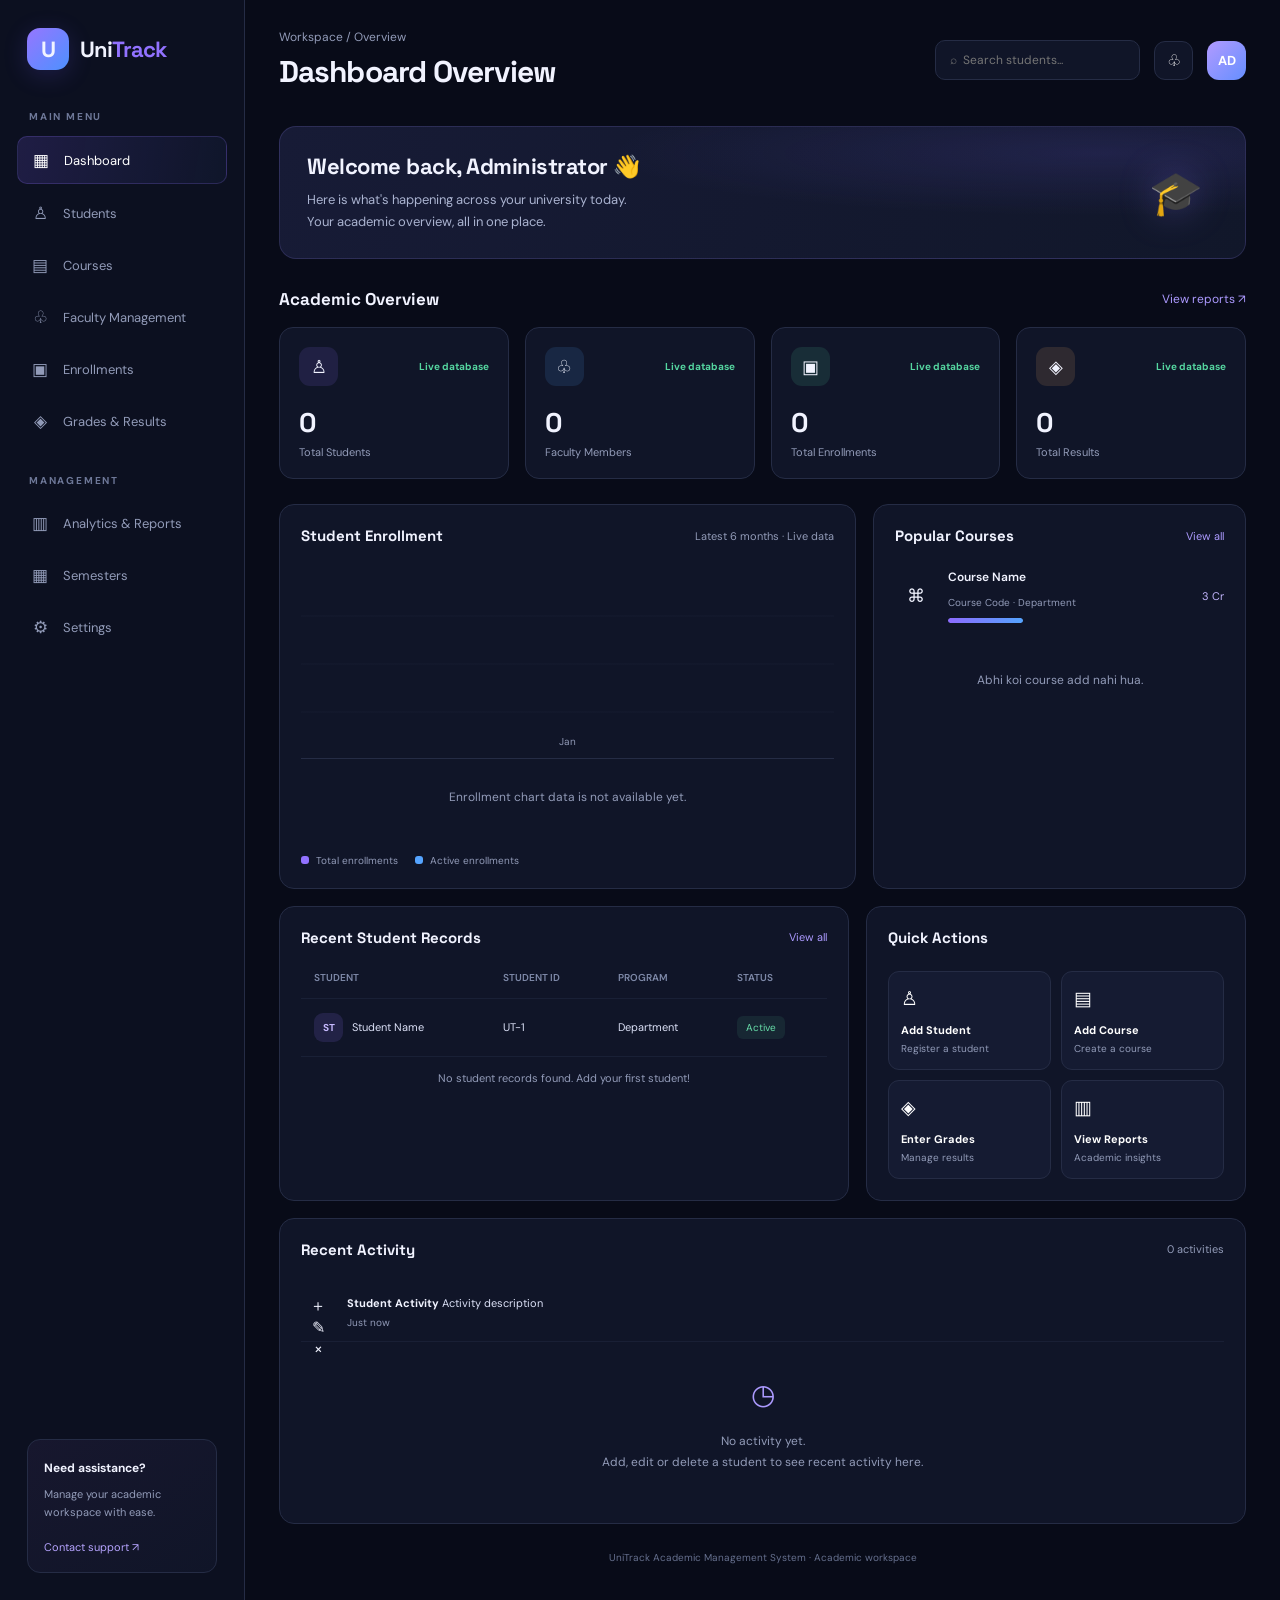
<file: index.html>
<!DOCTYPE html>
<html lang="en" xmlns:th="http://www.thymeleaf.org">
<head>
    <meta charset="UTF-8">
    <meta name="viewport" content="width=device-width, initial-scale=1.0">
    <title>UniTrack | Academic Management</title>
    <link href="https://fonts.googleapis.com/css2?family=DM+Sans:wght@400;500;600;700&family=Space+Grotesk:wght@400;500;600;700&display=swap" rel="stylesheet">

    <style>
        :root {
            --bg:#080b18; --panel:#101528; --panel-light:#151b32;
            --border:#252c45; --text:#f1f3ff; --muted:#929bb8;
            --purple:#9272ff; --blue:#55a4ff; --green:#55d6a0;
        }
        *{margin:0;padding:0;box-sizing:border-box}
        body{background:var(--bg);color:var(--text);font-family:'DM Sans',sans-serif;min-height:100vh}
        button,input,select{font:inherit}
        .app{display:flex;min-height:100vh}
        .sidebar{width:245px;background:#0c1020;border-right:1px solid var(--border);padding:28px 17px;display:flex;flex-direction:column;flex-shrink:0}
        .brand{display:flex;align-items:center;gap:11px;padding:0 10px;margin-bottom:40px}
        .brand-icon{width:42px;height:42px;display:grid;place-items:center;border-radius:13px;background:linear-gradient(135deg,#9676ff,#4d91ff);font-size:22px;font-weight:700;box-shadow:0 5px 25px #715aff30}
        .brand-name{font-family:'Space Grotesk',sans-serif;font-size:22px;font-weight:700;letter-spacing:-1px}
        .brand-name span{color:var(--purple)}
        .menu-label{color:#6e7898;font-size:10px;letter-spacing:1.8px;font-weight:700;padding:0 12px;margin:0 0 13px}
        .nav{display:flex;flex-direction:column;gap:6px}
        .nav a{text-decoration:none;color:var(--muted);padding:12px 13px;border-radius:10px;display:flex;align-items:center;gap:13px;font-size:13px;transition:.2s}
        .nav a:hover,.nav a.active{color:white;background:linear-gradient(100deg,#8062ff2a,#558cff0c)}
        .nav a.active{border:1px solid #9272ff35}
        .nav-icon{width:20px;text-align:center;font-size:17px}
        .sidebar-bottom{margin-top:auto;padding:18px 10px 0}
        .help-card{border:1px solid var(--border);border-radius:13px;padding:16px;background:linear-gradient(145deg,#17172e,#101528)}
        .help-card strong{font-size:12px}
        .help-card p{font-size:11px;line-height:1.7;color:var(--muted);margin:8px 0 13px}
        .help-card a{font-size:11px;color:#b6a4ff;text-decoration:none}
        .main{flex:1;min-width:0;padding:29px 34px}
        .topbar{display:flex;align-items:center;justify-content:space-between;gap:18px;margin-bottom:35px}
        .breadcrumb{color:var(--muted);font-size:12px;margin-bottom:7px}
        h1,h2,h3{font-family:'Space Grotesk',sans-serif}
        h1{font-size:clamp(23px,3vw,30px);letter-spacing:-.9px}
        .top-actions{display:flex;align-items:center;gap:14px}
        .search{background:var(--panel);border:1px solid var(--border);border-radius:10px;padding:11px 14px;color:var(--text);width:205px;outline:none;font-size:12px}
        .search:focus{border-color:var(--purple)}
        .icon-button{background:var(--panel);color:white;border:1px solid var(--border);width:39px;height:39px;border-radius:11px;cursor:pointer}
        .avatar{width:39px;height:39px;display:grid;place-items:center;border-radius:12px;background:linear-gradient(135deg,#b29aff,#658fff);color:white;font-weight:700;font-size:13px}
        .welcome{display:flex;align-items:center;justify-content:space-between;gap:20px;padding:25px 27px;border:1px solid #5e57a050;border-radius:17px;margin-bottom:26px;background:radial-gradient(ellipse at 85% 20%,#6556d42c,transparent 42%),linear-gradient(110deg,#171b36,#11172a)}
        .welcome p{color:#aab3d0;font-size:13px;margin-top:9px;line-height:1.7}
        .welcome h2{font-size:22px;letter-spacing:-.5px}
        .welcome-art{font-size:43px;padding:0 15px;filter:drop-shadow(0 0 18px #8d78ff50)}
        .section-heading{display:flex;justify-content:space-between;align-items:center;gap:15px;margin:29px 0 17px}
        .section-heading h2{font-size:17px}
        .section-heading a{color:#ac9aff;font-size:12px;text-decoration:none}
        .stats{display:grid;grid-template-columns:repeat(4,minmax(0,1fr));gap:16px}
        .stat-card{padding:19px;background:var(--panel);border:1px solid var(--border);border-radius:14px;min-width:0;transition:transform .2s,border-color .2s}
        .stat-card:hover{transform:translateY(-3px);border-color:#5c568c}
        .stat-top{display:flex;align-items:center;justify-content:space-between;gap:8px;margin-bottom:19px}
        .stat-icon{width:39px;height:39px;border-radius:11px;display:grid;place-items:center;font-size:18px}
        .purple{background:#9272ff20}
        .blue{background:#55a4ff20}
        .green{background:#55d6a020}
        .orange{background:#ffb76520}
        .trend{color:var(--green);font-size:10px;font-weight:700}
        .stat-card h3{font-size:27px;margin-bottom:5px}
        .stat-card p{color:var(--muted);font-size:11px}
        .content-grid{display:grid;grid-template-columns:minmax(0,1.55fr) minmax(260px,1fr);gap:17px}
        .panel{background:var(--panel);border:1px solid var(--border);border-radius:15px;padding:21px;min-width:0}
        .panel-header{display:flex;justify-content:space-between;align-items:center;gap:10px;margin-bottom:24px}
        .panel-header h3{font-size:15px}
        .panel-header select{background:var(--panel-light);border:1px solid var(--border);border-radius:8px;color:var(--muted);padding:7px 9px;font-size:10px}
        .chart{height:190px;display:flex;align-items:flex-end;justify-content:space-around;gap:12px;padding:8px 0 0;border-bottom:1px solid var(--border);background:repeating-linear-gradient(to bottom,transparent 0,transparent 46px,#252c453f 47px,transparent 48px)}
        .bar-group{height:100%;display:flex;flex-direction:column;justify-content:flex-end;align-items:center;gap:9px;flex:1}
        .bar-pair{height:160px;display:flex;align-items:flex-end;gap:5px}
        .bar{width:clamp(9px,1.7vw,19px);border-radius:5px 5px 0 0;background:linear-gradient(to top,#6c50d8,#a18aff)}
        .bar.second{background:linear-gradient(to top,#3678d6,#66b4ff)}
        .bar-label{color:var(--muted);font-size:10px;padding-bottom:10px}
        .legend{display:flex;gap:17px;margin-top:17px;color:var(--muted);font-size:10px}
        .legend span{display:flex;align-items:center;gap:7px}
        .dot{width:8px;height:8px;border-radius:3px;background:#9272ff}
        .dot.blue-dot{background:#55a4ff}
        .course-list{display:flex;flex-direction:column;gap:19px}
        .course{display:flex;align-items:center;gap:12px}
        .course-icon{width:41px;height:41px;border-radius:11px;display:grid;place-items:center;font-size:18px;flex-shrink:0}
        .course-info{flex:1;min-width:0}
        .course-info strong{display:block;font-size:12px;font-weight:600;margin-bottom:5px}
        .course-info small{color:var(--muted);font-size:10px}
        .progress{width:75px;height:5px;border-radius:9px;background:#282f49;overflow:hidden;margin-top:7px}
        .progress span{display:block;height:100%;border-radius:9px;background:linear-gradient(90deg,#8d6bff,#55a4ff)}
        .course-percent{color:#c4b7ff;font-size:11px}
        .table-wrap{overflow-x:auto}
        table{width:100%;border-collapse:collapse;text-align:left;white-space:nowrap}
        th{color:#7e89a8;font-size:10px;font-weight:600;padding:0 13px 14px}
        td{border-top:1px solid #252c457a;padding:14px 13px;font-size:11px;color:#dce1f7}
        .student-name{display:flex;align-items:center;gap:9px}
        .student-avatar{width:29px;height:29px;display:grid;place-items:center;border-radius:9px;background:#9272ff24;color:#c7baff;font-size:10px;font-weight:700}
        .status{display:inline-block;padding:5px 9px;border-radius:6px;font-size:10px}
        .active-status{color:#68dfaa;background:#55d6a018}
        .pending-status{color:#ffc77f;background:#ffb76518}
        .bottom-grid{display:grid;grid-template-columns:minmax(0,1.5fr) minmax(240px,1fr);gap:17px;margin-top:17px}
        .activity-list{display:flex;flex-direction:column}
        .activity{display:flex;align-items:flex-start;gap:12px;padding:12px 0;border-bottom:1px solid #252c456f}
        .activity:last-child{border-bottom:none}
        .activity-icon{width:34px;height:34px;display:grid;place-items:center;border-radius:10px;flex-shrink:0}
        .activity p{font-size:11px;line-height:1.6}
        .activity small{display:block;color:var(--muted);font-size:10px;margin-top:4px}
        .activity-description{color:#dce1f7}
        .quick-actions{display:grid;grid-template-columns:1fr 1fr;gap:10px}
        .quick-action{text-align:left;background:var(--panel-light);border:1px solid var(--border);border-radius:11px;color:white;padding:14px 12px;cursor:pointer;transition:.2s}
        .quick-action:hover{border-color:var(--purple);background:#1b2040}
        .quick-action span{display:block;font-size:19px;margin-bottom:12px}
        .quick-action strong{display:block;font-size:11px}
        .quick-action small{display:block;color:var(--muted);font-size:10px;margin-top:5px}
        .empty-activity{text-align:center;color:var(--muted);padding:28px 10px;font-size:12px;line-height:1.8}
        .empty-activity .empty-icon{font-size:28px;margin-bottom:10px;color:#ac9aff}
        .footer{color:#66708e;font-size:10px;text-align:center;padding:27px 0 8px}
        @media(max-width:1150px){.sidebar{width:210px}.main{padding:25px 22px}.stats{grid-template-columns:repeat(2,minmax(0,1fr))}.content-grid,.bottom-grid{grid-template-columns:1fr}}
        @media(max-width:700px){.sidebar{display:none}.main{padding:21px 15px}.topbar{align-items:flex-start;margin-bottom:24px}.search{display:none}.welcome{padding:20px}.welcome-art{font-size:30px;padding:0}.stats{gap:10px}.stat-card{padding:14px}.stat-card h3{font-size:23px}.panel{padding:16px}.chart{gap:5px}}
    </style>
    <link rel="stylesheet" th:href="@{/css/unitrack-theme.css}">
</head>

<body>
<div class="app">
    <aside class="sidebar">
        <div class="brand">
            <div class="brand-icon">U</div>
            <div class="brand-name">Uni<span>Track</span></div>
        </div>

        <div class="menu-label">MAIN MENU</div>
        <nav class="nav">
            <a href="/" class="active"><span class="nav-icon">▦</span>Dashboard</a>
            <a href="/students"><span class="nav-icon">♙</span>Students</a>
            <a href="/courses"><span class="nav-icon">▤</span>Courses</a>
            <a href="/faculty"><span class="nav-icon">♧</span>Faculty Management</a>
            <a href="/enrollments"><span class="nav-icon">▣</span>Enrollments</a>
            <a href="/grades"><span class="nav-icon">◈</span>Grades &amp; Results</a>
        </nav>

        <div class="menu-label" style="margin-top:30px">MANAGEMENT</div>
        <nav class="nav">
            <a href="/analytics"><span class="nav-icon">▥</span>Analytics &amp; Reports</a>
            <a href="/semesters"><span class="nav-icon">▦</span>Semesters</a>
            <a href="/settings"><span class="nav-icon">⚙</span>Settings</a>
        </nav>

        <div class="sidebar-bottom">
            <div class="help-card">
                <strong>Need assistance?</strong>
                <p>Manage your academic workspace with ease.</p>
                <a href="mailto:support@unitrack.local">Contact support ↗</a>
            </div>
        </div>
    </aside>

    <main class="main" id="dashboard">
        <header class="topbar">
            <div>
                <div class="breadcrumb">Workspace / Overview</div>
                <h1>Dashboard Overview</h1>
            </div>
            <div class="top-actions">
                <input class="search" id="searchInput" type="search" placeholder="⌕  Search students..." aria-label="Search students">
                <button class="icon-button" id="notificationButton" aria-label="Notifications" type="button">♧</button>
                <div class="avatar" title="Administrator">AD</div>
            </div>
        </header>

        <section class="welcome">
            <div>
                <h2>Welcome back, Administrator 👋</h2>
                <p>Here is what's happening across your university today.<br>Your academic overview, all in one place.</p>
            </div>
            <div class="welcome-art">🎓</div>
        </section>

        <div class="section-heading">
            <h2>Academic Overview</h2>
            <a href="/analytics">View reports ↗</a>
        </div>

        <!-- Updated live database statistics -->
        <section class="stats">
            <article class="stat-card">
                <div class="stat-top">
                    <div class="stat-icon purple">♙</div>
                    <span class="trend">Live database</span>
                </div>
                <h3 th:text="${totalStudents}">0</h3>
                <p>Total Students</p>
            </article>

            <article class="stat-card">
                <div class="stat-top">
                    <div class="stat-icon blue">♧</div>
                    <span class="trend">Live database</span>
                </div>
                <h3 th:text="${totalFaculty}">0</h3>
                <p>Faculty Members</p>
            </article>

            <article class="stat-card">
                <div class="stat-top">
                    <div class="stat-icon green">▣</div>
                    <span class="trend">Live database</span>
                </div>
                <h3 th:text="${totalEnrollments}">0</h3>
                <p>Total Enrollments</p>
            </article>

            <article class="stat-card">
                <div class="stat-top">
                    <div class="stat-icon orange">◈</div>
                    <span class="trend">Live database</span>
                </div>
                <h3 th:text="${totalResults}">0</h3>
                <p>Total Results</p>
            </article>
        </section>

        <section class="content-grid" id="analytics">
            <article class="panel" style="margin-top:25px">
                <div class="panel-header">
                    <h3>Student Enrollment</h3>
                    <span style="color:#929bb8;font-size:11px">Latest 6 months · Live data</span>
                </div>

                <div class="chart" id="enrollmentChart">
                    <div class="bar-group" th:each="point : ${chartMonths}">
                        <div class="bar-pair">
                            <div class="bar"
                                 th:style="|height:${totalEnrollments == 0 ? 3 : (point.total * 100.0 / totalEnrollments)}%|"
                                 th:title="|Total enrollments: ${point.total}|"></div>
                            <div class="bar second"
                                 th:style="|height:${totalEnrollments == 0 ? 3 : (point.active * 100.0 / totalEnrollments)}%|"
                                 th:title="|Active enrollments: ${point.active}|"></div>
                        </div>
                        <span class="bar-label" th:text="${point.label}">Jan</span>
                    </div>
                </div>

                <div th:if="${#lists.isEmpty(chartMonths)}" class="empty-activity">
                    Enrollment chart data is not available yet.
                </div>

                <div class="legend">
                    <span><i class="dot"></i> Total enrollments</span>
                    <span><i class="dot blue-dot"></i> Active enrollments</span>
                </div>
            </article>

            <article class="panel" style="margin-top:25px" id="courses">
                <div class="panel-header">
                    <h3>Popular Courses</h3>
                    <a href="/courses" style="color:#ac9aff;font-size:11px;text-decoration:none">View all</a>
                </div>

                <div class="course-list">
                    <div class="course" th:each="course, stat : ${courses}">
                        <div class="course-icon"
                             th:classappend="${stat.index % 4 == 0 ? ' purple' : (stat.index % 4 == 1 ? ' blue' : (stat.index % 4 == 2 ? ' green' : ' orange'))}">
                            <span th:text="${stat.index % 4 == 0 ? '⌘' : (stat.index % 4 == 1 ? '∑' : (stat.index % 4 == 2 ? '⌬' : '◉'))}">⌘</span>
                        </div>

                        <div class="course-info">
                            <strong th:text="${course.courseName}">Course Name</strong>
                            <small th:text="${course.courseCode + ' · ' + course.department}">Course Code · Department</small>
                            <div class="progress">
                                <span style="width:100%"></span>
                            </div>
                        </div>

                        <span class="course-percent" th:text="${course.creditHours + ' Cr'}">3 Cr</span>
                    </div>

                    <div th:if="${#lists.isEmpty(courses)}" class="empty-activity">
                        Abhi koi course add nahi hua.
                    </div>
                </div>
            </article>
        </section>

        <section class="bottom-grid">
            <article class="panel" id="students">
                <div class="panel-header">
                    <h3>Recent Student Records</h3>
                    <a href="/students" style="color:#ac9aff;font-size:11px;text-decoration:none">View all</a>
                </div>

                <div class="table-wrap">
                    <table id="studentTable">
                        <thead>
                        <tr><th>STUDENT</th><th>STUDENT ID</th><th>PROGRAM</th><th>STATUS</th></tr>
                        </thead>
                        <tbody>
                        <tr th:each="student : ${recentStudents}">
                            <td>
                                <div class="student-name">
                                    <div class="student-avatar"
                                         th:text="${#strings.length(student.fullName) >= 2 ? #strings.substring(student.fullName, 0, 2).toUpperCase() : student.fullName.toUpperCase()}">ST</div>
                                    <span th:text="${student.fullName}">Student Name</span>
                                </div>
                            </td>
                            <td th:text="${'UT-' + student.id}">UT-1</td>
                            <td th:text="${student.department}">Department</td>
                            <td><span class="status active-status">Active</span></td>
                        </tr>

                        <tr th:if="${#lists.isEmpty(recentStudents)}">
                            <td colspan="4" style="text-align:center;color:#929bb8;">No student records found. Add your first student!</td>
                        </tr>
                        </tbody>
                    </table>
                </div>
            </article>

            <article class="panel">
                <div class="panel-header"><h3>Quick Actions</h3></div>
                <div class="quick-actions">
                    <button class="quick-action" data-action="student" type="button"><span>♙</span><strong>Add Student</strong><small>Register a student</small></button>
                    <button class="quick-action" data-action="course" type="button"><span>▤</span><strong>Add Course</strong><small>Create a course</small></button>
                    <button class="quick-action" data-action="grades" type="button"><span>◈</span><strong>Enter Grades</strong><small>Manage results</small></button>
                    <button class="quick-action" data-action="report" type="button"><span>▥</span><strong>View Reports</strong><small>Academic insights</small></button>
                </div>
            </article>
        </section>

        <section class="panel" style="margin-top:17px" id="activity">
            <div class="panel-header">
                <h3>Recent Activity</h3>
                <span style="color:#929bb8;font-size:11px"
                      th:text="${#lists.size(recentActivities)} + ' activities'">0 activities</span>
            </div>

            <div class="activity-list">
                <div class="activity" th:each="activity : ${recentActivities}">
                    <div class="activity-icon"
                         th:classappend="${activity.activityType == 'STUDENT_ADDED' ? ' green' : (activity.activityType == 'STUDENT_UPDATED' ? ' blue' : ' purple')}">
                        <span th:if="${activity.activityType == 'STUDENT_ADDED'}">＋</span>
                        <span th:if="${activity.activityType == 'STUDENT_UPDATED'}">✎</span>
                        <span th:if="${activity.activityType == 'STUDENT_DELETED'}">×</span>
                    </div>

                    <div>
                        <p>
                            <strong th:text="${activity.activityType == 'STUDENT_ADDED' ? 'Student Added' : (activity.activityType == 'STUDENT_UPDATED' ? 'Student Updated' : (activity.activityType == 'STUDENT_DELETED' ? 'Student Deleted' : 'Activity'))}">
                                Student Activity
                            </strong>
                            <span class="activity-description" th:text="${activity.description}">Activity description</span>
                        </p>
                        <small th:text="${T(com.unitrack.activity.ActivityTime).format(activity.createdAt)}">Just now</small>
                    </div>
                </div>

                <div th:if="${#lists.isEmpty(recentActivities)}" class="empty-activity">
                    <div class="empty-icon">◷</div>
                    <p>No activity yet.</p>
                    <p>Add, edit or delete a student to see recent activity here.</p>
                </div>
            </div>
        </section>

        <footer class="footer">UniTrack Academic Management System · Academic workspace</footer>
    </main>
</div>

<script>
    const searchInput = document.getElementById('searchInput');

    searchInput.addEventListener('input', function () {
        const query = this.value.toLowerCase().trim();

        document.querySelectorAll('#studentTable tbody tr').forEach(function (row) {
            if (row.querySelector('td[colspan]')) return;
            row.style.display = row.textContent.toLowerCase().includes(query) ? '' : 'none';
        });
    });

    document.querySelectorAll('.quick-action').forEach(function (button) {
        button.addEventListener('click', function () {
            const routes = {
                student: '/students',
                course: '/courses',
                grades: '/grades',
                report: '/analytics'
            };

            const destination = routes[this.dataset.action];
            if (destination) window.location.href = destination;
        });
    });

    document.getElementById('notificationButton').addEventListener('click', function () {
        window.location.href = '/notifications';
    });

    // Enrollment chart bars are rendered from live database values by Thymeleaf.
    // No hardcoded demo data is used.
</script>
</body>
</html>
</file>
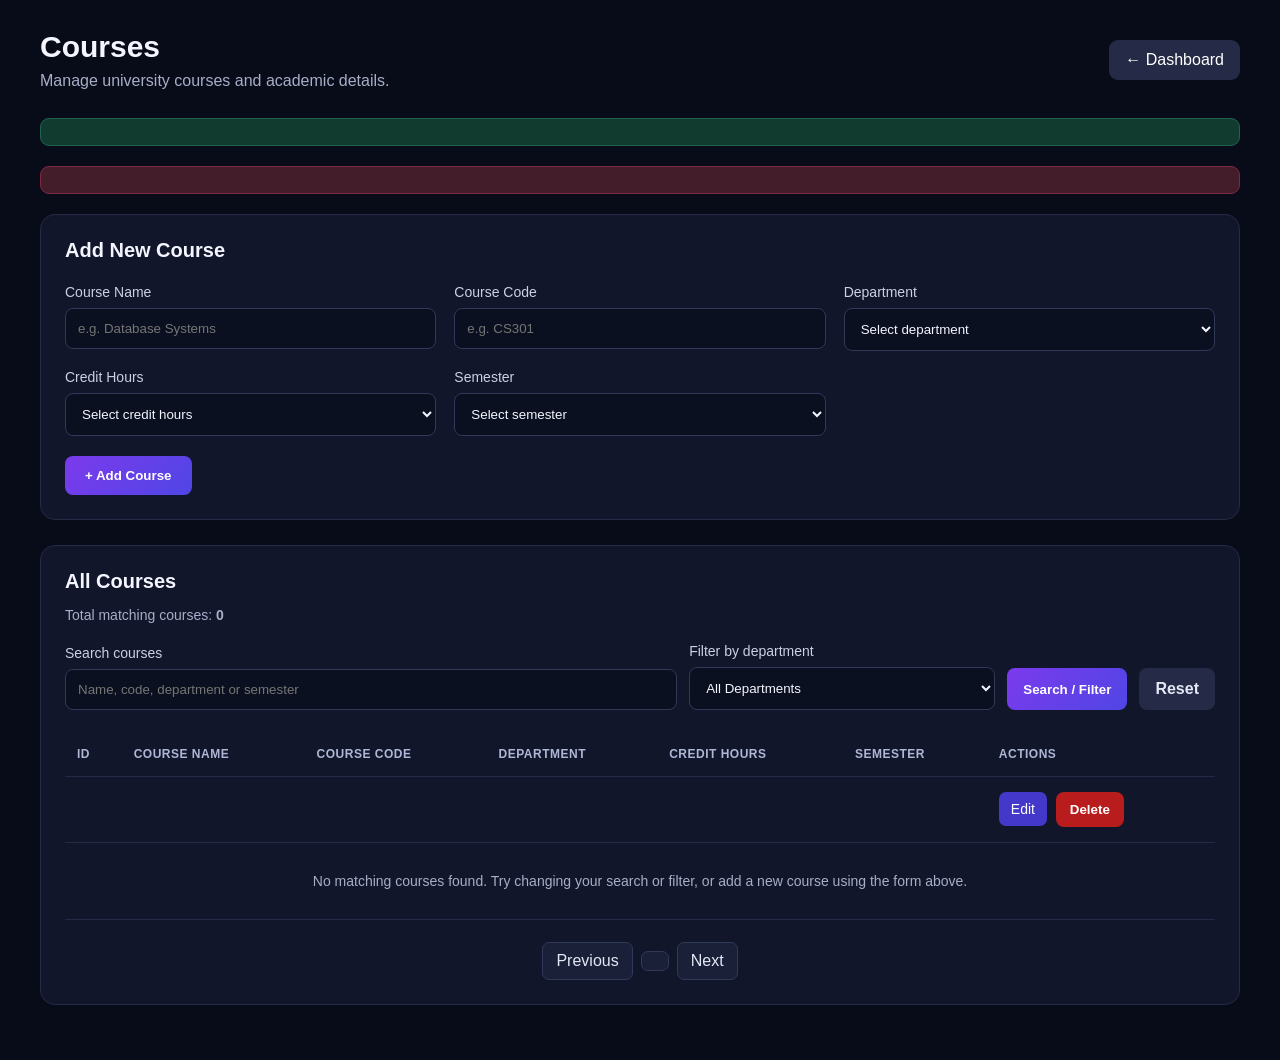
<file: courses.html>
<!DOCTYPE html>
<html lang="en" xmlns:th="http://www.thymeleaf.org">
<head>
    <meta charset="UTF-8">
    <meta name="viewport" content="width=device-width, initial-scale=1.0">
    <title>Courses | UniTrack</title>

    <style>
        * { box-sizing: border-box; }

        body {
            margin: 0;
            font-family: Arial, sans-serif;
            background: #080b18;
            color: #f4f5ff;
            padding: 30px;
        }

        .container { max-width: 1200px; margin: auto; }

        .topbar {
            display: flex;
            justify-content: space-between;
            align-items: center;
            flex-wrap: wrap;
            gap: 15px;
            margin-bottom: 28px;
        }

        h1 { margin: 0 0 8px; font-size: 30px; }
        .subtitle { color: #a7aec8; margin: 0; }

        .back-link {
            text-decoration: none;
            color: #fff;
            background: #252b46;
            padding: 11px 16px;
            border-radius: 9px;
        }

        .panel {
            background: #11162a;
            border: 1px solid #252b46;
            border-radius: 15px;
            padding: 24px;
            margin-bottom: 25px;
        }

        h2 { margin: 0 0 22px; font-size: 20px; }

        .form-grid {
            display: grid;
            grid-template-columns: repeat(3, minmax(0, 1fr));
            gap: 18px;
        }

        .field { display: flex; flex-direction: column; gap: 8px; }
        label { color: #cbd0e6; font-size: 14px; }

        input, select {
            width: 100%;
            padding: 12px;
            border: 1px solid #303957;
            border-radius: 8px;
            background: #0b1020;
            color: #f4f5ff;
            outline: none;
        }

        input:focus, select:focus { border-color: #8b5cf6; }

        button {
            border: none;
            border-radius: 8px;
            padding: 10px 14px;
            color: white;
            cursor: pointer;
            font-weight: 600;
        }

        .primary-btn {
            margin-top: 20px;
            padding: 12px 20px;
            background: linear-gradient(135deg, #7c3aed, #4f46e5);
        }

        .table-wrapper { overflow-x: auto; }

        table {
            width: 100%;
            border-collapse: collapse;
            min-width: 750px;
        }

        th, td {
            text-align: left;
            padding: 15px 12px;
            border-bottom: 1px solid #252b46;
        }

        th {
            color: #aeb7d5;
            font-size: 12px;
            text-transform: uppercase;
            letter-spacing: .5px;
        }

        td { font-size: 14px; }
        tbody tr:hover { background: #171d35; }

        .edit-btn {
            background: #4338ca;
            text-decoration: none;
            color: white;
            display: inline-block;
            padding: 9px 12px;
            border-radius: 7px;
            margin-right: 5px;
        }

        .delete-btn { background: #b91c1c; }

        .alert {
            padding: 13px 16px;
            border-radius: 9px;
            margin-bottom: 20px;
        }

        .success {
            background: #123b30;
            border: 1px solid #21634e;
            color: #a7f3d0;
        }

        .error {
            background: #431d2a;
            border: 1px solid #7f2940;
            color: #fecdd3;
        }

        .empty {
            text-align: center;
            color: #a7aec8;
            padding: 30px;
        }

        .actions { white-space: nowrap; }

        .course-summary {
            color: #a7aec8;
            font-size: 14px;
            margin: -8px 0 20px;
        }

        .filter-form {
            display: grid;
            grid-template-columns: minmax(200px, 2fr) minmax(180px, 1fr) auto auto;
            gap: 12px;
            align-items: end;
            margin-bottom: 22px;
        }

        .filter-field {
            display: flex;
            flex-direction: column;
            gap: 8px;
        }

        .filter-btn, .reset-btn {
            display: inline-flex;
            align-items: center;
            justify-content: center;
            min-height: 42px;
            padding: 11px 16px;
            border-radius: 8px;
            text-decoration: none;
            white-space: nowrap;
            font-weight: 600;
        }

        .filter-btn {
            background: linear-gradient(135deg, #7c3aed, #4f46e5);
            color: white;
        }

        .reset-btn {
            background: #252b46;
            color: #e4e7f5;
        }

        .pagination {
            display: flex;
            flex-wrap: wrap;
            gap: 8px;
            justify-content: center;
            align-items: center;
            margin-top: 22px;
        }

        .page-link {
            display: inline-block;
            padding: 9px 13px;
            color: #e4e7f5;
            background: #1a2038;
            border: 1px solid #303957;
            border-radius: 7px;
            text-decoration: none;
        }

        .page-link.active {
            background: #6d28d9;
            border-color: #8b5cf6;
            color: white;
        }

        .page-link.disabled {
            opacity: .4;
            pointer-events: none;
        }

        @media (max-width: 800px) {
            body { padding: 18px; }
            .form-grid { grid-template-columns: repeat(2, minmax(0, 1fr)); }
            .panel { padding: 18px; }
            .filter-form { grid-template-columns: 1fr 1fr; }
        }

        @media (max-width: 520px) {
            .form-grid, .filter-form { grid-template-columns: 1fr; }
            h1 { font-size: 25px; }
        }
    </style>
    <link rel="stylesheet" th:href="@{/css/unitrack-theme.css}">
</head>

<body>
<div class="container">

    <header class="topbar">
        <div>
            <h1>Courses</h1>
            <p class="subtitle">Manage university courses and academic details.</p>
        </div>
        <a class="back-link" th:href="@{/}">← Dashboard</a>
    </header>

    <div th:if="${successMessage}" class="alert success"
         th:text="${successMessage}"></div>

    <div th:if="${errorMessage}" class="alert error"
         th:text="${errorMessage}"></div>

    <section class="panel">
        <h2>Add New Course</h2>

        <form th:action="@{/courses/add}" method="post">
            <div class="form-grid">

                <div class="field">
                    <label for="courseName">Course Name</label>
                    <input id="courseName" name="courseName"
                           type="text" placeholder="e.g. Database Systems" required>
                </div>

                <div class="field">
                    <label for="courseCode">Course Code</label>
                    <input id="courseCode" name="courseCode"
                           type="text" placeholder="e.g. CS301" required>
                </div>

                <div class="field">
                    <label for="department">Department</label>
                    <select id="department" name="department" required>
                        <option value="">Select department</option>
                        <option value="Computer Science">Computer Science</option>
                        <option value="Software Engineering">Software Engineering</option>
                        <option value="Information Technology">Information Technology</option>
                        <option value="Artificial Intelligence">Artificial Intelligence</option>
                        <option value="Data Science">Data Science</option>
                    </select>
                </div>

                <div class="field">
                    <label for="creditHours">Credit Hours</label>
                    <select id="creditHours" name="creditHours" required>
                        <option value="">Select credit hours</option>
                        <option value="1">1 Credit Hour</option>
                        <option value="2">2 Credit Hours</option>
                        <option value="3">3 Credit Hours</option>
                        <option value="4">4 Credit Hours</option>
                        <option value="5">5 Credit Hours</option>
                        <option value="6">6 Credit Hours</option>
                    </select>
                </div>

                <div class="field">
                    <label for="semester">Semester</label>
                    <select id="semester" name="semester" required>
                        <option value="">Select semester</option>
                        <option value="Semester 1">Semester 1</option>
                        <option value="Semester 2">Semester 2</option>
                        <option value="Semester 3">Semester 3</option>
                        <option value="Semester 4">Semester 4</option>
                        <option value="Semester 5">Semester 5</option>
                        <option value="Semester 6">Semester 6</option>
                        <option value="Semester 7">Semester 7</option>
                        <option value="Semester 8">Semester 8</option>
                    </select>
                </div>

            </div>

            <button type="submit" class="primary-btn">+ Add Course</button>
        </form>
    </section>

    <section class="panel" id="course-results">
        <h2>All Courses</h2>

        <p class="course-summary">
            Total matching courses:
            <strong th:text="${totalCourses}">0</strong>
        </p>

        <form th:action="@{/courses}" method="get"
              class="filter-form" id="course-filters">

            <div class="filter-field">
                <label for="keyword">Search courses</label>
                <input id="keyword" type="search" name="keyword"
                       placeholder="Name, code, department or semester"
                       th:value="${keyword}">
            </div>

            <div class="filter-field">
                <label for="departmentFilter">Filter by department</label>
                <select id="departmentFilter" name="department">
                    <option value="">All Departments</option>
                    <option value="Computer Science"
                            th:selected="${selectedDepartment == 'Computer Science'}">
                        Computer Science
                    </option>
                    <option value="Software Engineering"
                            th:selected="${selectedDepartment == 'Software Engineering'}">
                        Software Engineering
                    </option>
                    <option value="Information Technology"
                            th:selected="${selectedDepartment == 'Information Technology'}">
                        Information Technology
                    </option>
                    <option value="Artificial Intelligence"
                            th:selected="${selectedDepartment == 'Artificial Intelligence'}">
                        Artificial Intelligence
                    </option>
                    <option value="Data Science"
                            th:selected="${selectedDepartment == 'Data Science'}">
                        Data Science
                    </option>
                </select>
            </div>

            <button type="submit" class="filter-btn">Search / Filter</button>
            <a th:href="@{/courses#course-results}" class="reset-btn">Reset</a>
        </form>

        <div class="table-wrapper">
            <table>
                <thead>
                <tr>
                    <th>ID</th>
                    <th>Course Name</th>
                    <th>Course Code</th>
                    <th>Department</th>
                    <th>Credit Hours</th>
                    <th>Semester</th>
                    <th>Actions</th>
                </tr>
                </thead>

                <tbody>
                <tr th:each="course : ${courses}">
                    <td th:text="${course.id}"></td>
                    <td th:text="${course.courseName}"></td>
                    <td th:text="${course.courseCode}"></td>
                    <td th:text="${course.department}"></td>
                    <td th:text="${course.creditHours}"></td>
                    <td th:text="${course.semester}"></td>
                    <td class="actions">
                        <a class="edit-btn"
                           th:href="@{/courses/edit/{id}(id=${course.id})}">
                            Edit
                        </a>

                        <form th:action="@{/courses/delete/{id}(id=${course.id})}"
                              method="post" style="display:inline"
                              onsubmit="return confirm('Are you sure you want to delete this course?');">
                            <button class="delete-btn" type="submit">Delete</button>
                        </form>
                    </td>
                </tr>

                <tr th:if="${#lists.isEmpty(courses)}">
                    <td colspan="7" class="empty">
                        No matching courses found. Try changing your search or filter,
                        or add a new course using the form above.
                    </td>
                </tr>
                </tbody>
            </table>
        </div>

        <nav class="pagination" th:if="${totalPages > 1}"
             aria-label="Course pages">

            <a class="page-link"
               th:classappend="${currentPage == 0} ? ' disabled' : ''"
               th:href="@{/courses(page=${currentPage - 1}, keyword=${keyword}, department=${selectedDepartment}) + '#course-results'}">
                Previous
            </a>

            <a class="page-link"
               th:each="pageNumber : ${#numbers.sequence(0, totalPages - 1)}"
               th:text="${pageNumber + 1}"
               th:classappend="${pageNumber == currentPage} ? ' active' : ''"
               th:href="@{/courses(page=${pageNumber}, keyword=${keyword}, department=${selectedDepartment}) + '#course-results'}">
            </a>

            <a class="page-link"
               th:classappend="${currentPage >= totalPages - 1} ? ' disabled' : ''"
               th:href="@{/courses(page=${currentPage + 1}, keyword=${keyword}, department=${selectedDepartment}) + '#course-results'}">
                Next
            </a>
        </nav>
    </section>

</div>

<script>
    document.addEventListener("DOMContentLoaded", function () {
        const params = new URLSearchParams(window.location.search);
        const filters = document.getElementById("course-filters");
        const keywordInput = document.getElementById("keyword");

        if (filters && (params.has("keyword") || params.has("department")
                || params.has("page"))) {
            filters.scrollIntoView({
                behavior: "auto",
                block: "center"
            });

            if (keywordInput && keywordInput.value.trim() !== "") {
                keywordInput.focus({ preventScroll: true });
            }
        }
    });
</script>

</body>
</html>
</file>
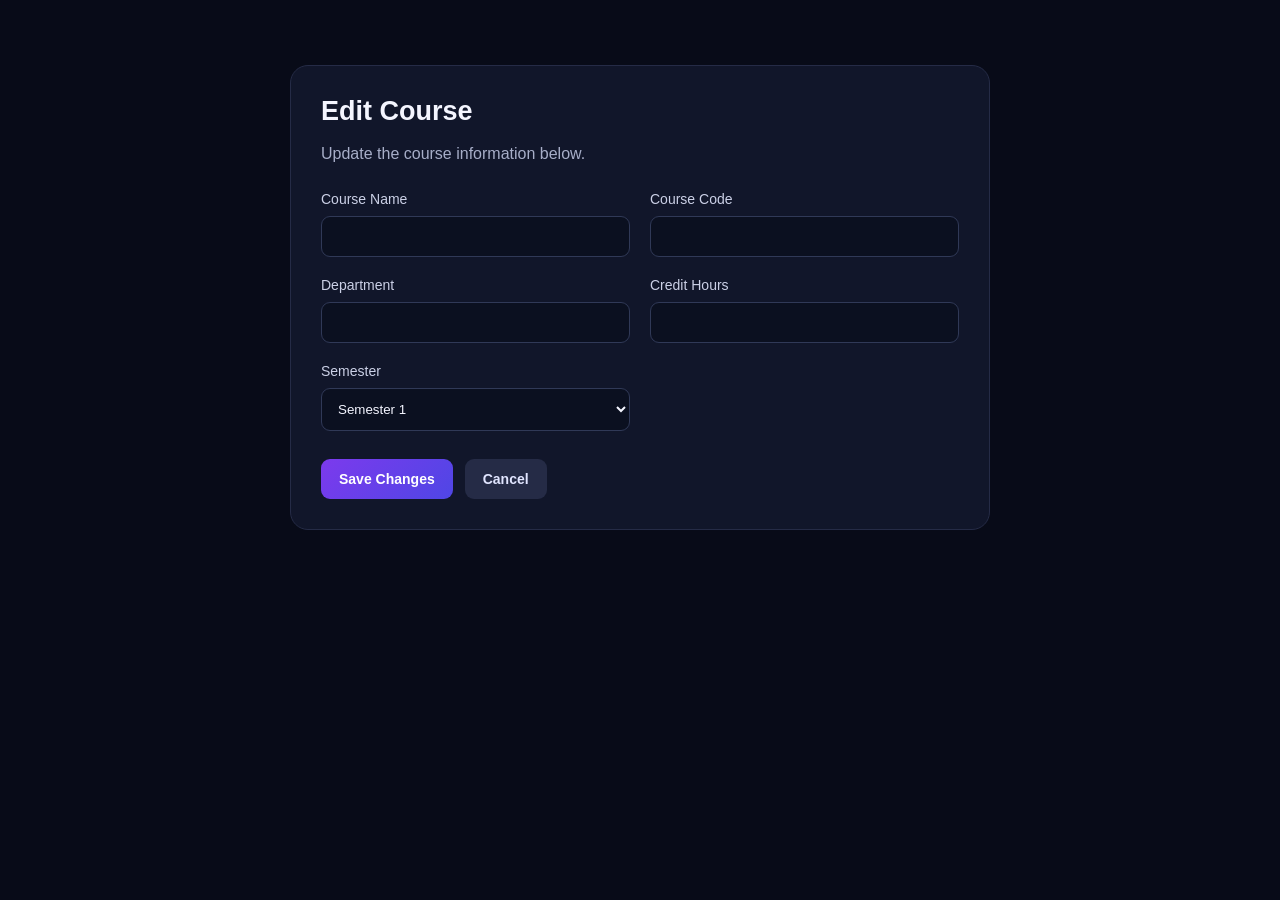
<file: edit-course.html>
<!DOCTYPE html>
<html lang="en" xmlns:th="http://www.thymeleaf.org">
<head>
    <meta charset="UTF-8">
    <meta name="viewport" content="width=device-width, initial-scale=1.0">
    <title>Edit Course | UniTrack</title>
    <style>
        * { box-sizing: border-box; }
        body {
            margin: 0;
            font-family: Arial, sans-serif;
            background: #080b18;
            color: #f4f5ff;
            padding: 35px 20px;
        }
        .container {
            max-width: 700px;
            margin: 30px auto;
            background: #11162a;
            border: 1px solid #252b46;
            border-radius: 18px;
            padding: 30px;
        }
        h1 { margin-top: 0; font-size: 27px; }
        p { color: #a7aec8; margin-bottom: 28px; }
        .form-grid {
            display: grid;
            grid-template-columns: repeat(2, minmax(0, 1fr));
            gap: 20px;
        }
        .field { display: flex; flex-direction: column; gap: 9px; }
        label { color: #cbd0e6; font-size: 14px; }
        input, select {
            width: 100%;
            padding: 12px;
            background: #0b1020;
            color: #f4f5ff;
            border: 1px solid #303957;
            border-radius: 9px;
            outline: none;
        }
        input:focus, select:focus { border-color: #8b5cf6; }
        .actions {
            display: flex;
            gap: 12px;
            margin-top: 28px;
            flex-wrap: wrap;
        }
        button, .back {
            padding: 12px 18px;
            border-radius: 9px;
            font-size: 14px;
            font-weight: bold;
            text-decoration: none;
            cursor: pointer;
        }
        button {
            border: none;
            color: white;
            background: linear-gradient(135deg, #7c3aed, #4f46e5);
        }
        .back {
            color: #e1e5ff;
            background: #252b46;
        }
        @media (max-width: 550px) {
            .form-grid { grid-template-columns: 1fr; }
            .container { padding: 22px; }
        }
    </style>
    <link rel="stylesheet" th:href="@{/css/unitrack-theme.css}">
</head>
<body>
<div class="container">
    <h1>Edit Course</h1>
    <p>Update the course information below.</p>

    <form th:action="@{/courses/update/{id}(id=${course.id})}"
          method="post">

        <div class="form-grid">
            <div class="field">
                <label for="courseName">Course Name</label>
                <input id="courseName" name="courseName" type="text"
                       th:value="${course.courseName}" required>
            </div>

            <div class="field">
                <label for="courseCode">Course Code</label>
                <input id="courseCode" name="courseCode" type="text"
                       th:value="${course.courseCode}" required>
            </div>

            <div class="field">
                <label for="department">Department</label>
                <input id="department" name="department" type="text"
                       th:value="${course.department}" required>
            </div>

            <div class="field">
                <label for="creditHours">Credit Hours</label>
                <input id="creditHours" name="creditHours" type="number"
                       min="1" max="12"
                       th:value="${course.creditHours}" required>
            </div>

            <div class="field">
                <label for="semester">Semester</label>
                <select id="semester" name="semester" required>
                    <option value="Semester 1"
                            th:selected="${course.semester == 'Semester 1'}">Semester 1</option>
                    <option value="Semester 2"
                            th:selected="${course.semester == 'Semester 2'}">Semester 2</option>
                    <option value="Semester 3"
                            th:selected="${course.semester == 'Semester 3'}">Semester 3</option>
                    <option value="Semester 4"
                            th:selected="${course.semester == 'Semester 4'}">Semester 4</option>
                    <option value="Semester 5"
                            th:selected="${course.semester == 'Semester 5'}">Semester 5</option>
                    <option value="Semester 6"
                            th:selected="${course.semester == 'Semester 6'}">Semester 6</option>
                    <option value="Semester 7"
                            th:selected="${course.semester == 'Semester 7'}">Semester 7</option>
                    <option value="Semester 8"
                            th:selected="${course.semester == 'Semester 8'}">Semester 8</option>
                </select>
            </div>
        </div>

        <div class="actions">
            <button type="submit">Save Changes</button>
            <a class="back" th:href="@{/courses}">Cancel</a>
        </div>
    </form>
</div>
</body>
</html>
</file>
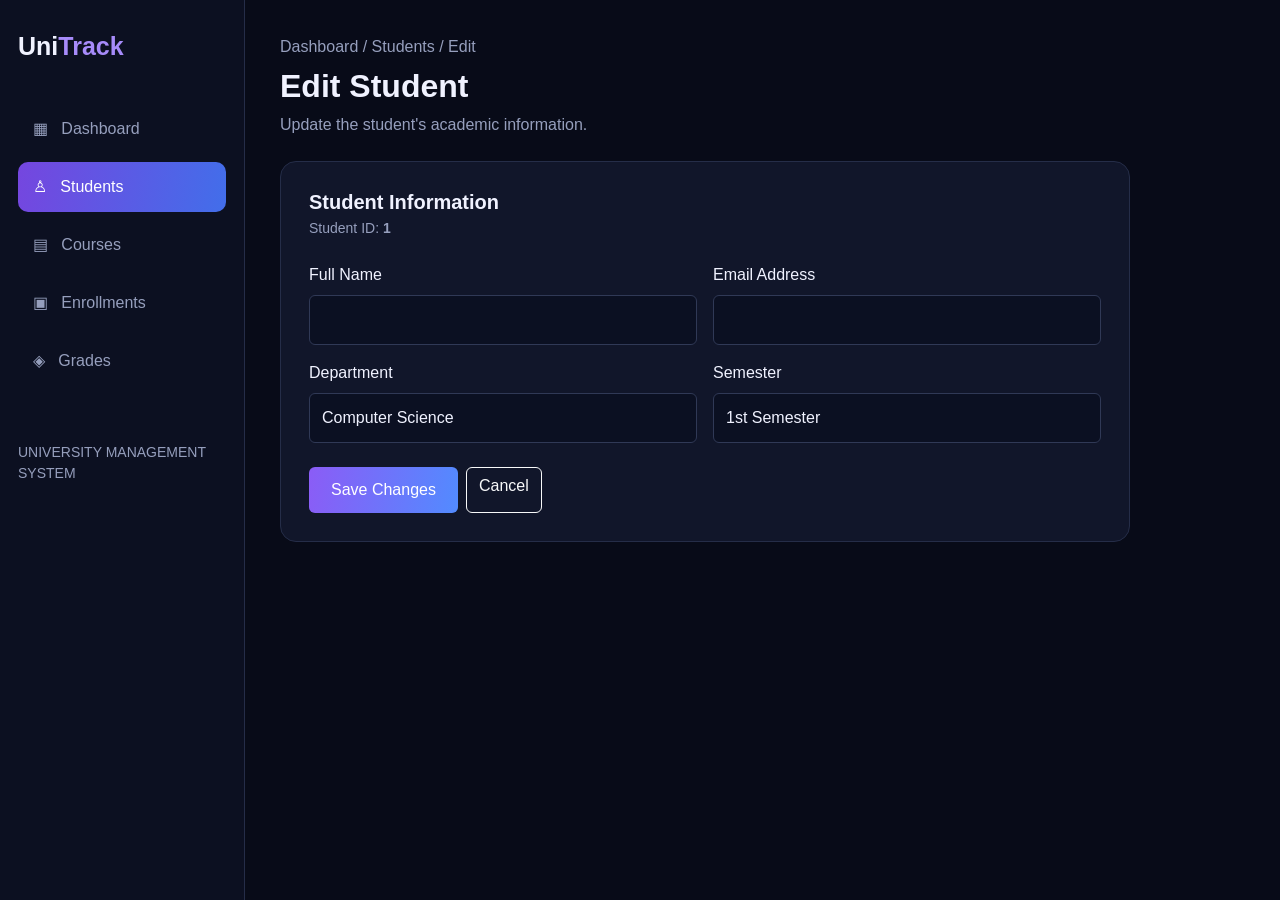
<file: edit-student.html>
<!DOCTYPE html>
<html lang="en" xmlns:th="http://www.thymeleaf.org">
<head>
    <meta charset="UTF-8">
    <meta name="viewport" content="width=device-width, initial-scale=1.0">
    <title>Edit Student | UniTrack</title>

    <link href="https://cdn.jsdelivr.net/npm/bootstrap@5.3.3/dist/css/bootstrap.min.css"
          rel="stylesheet">

    <style>
        :root {
            --bg: #080b18;
            --panel: #11162a;
            --border: #252d48;
            --text: #f0f2ff;
            --muted: #969fbd;
            --purple: #8b5cf6;
            --blue: #528bff;
        }

        * { box-sizing: border-box; }

        body {
            margin: 0;
            background: var(--bg);
            color: var(--text);
            font-family: Arial, sans-serif;
        }

        .sidebar {
            width: 245px;
            min-height: 100vh;
            position: fixed;
            padding: 28px 18px;
            background: #0c1021;
            border-right: 1px solid var(--border);
        }

        .brand {
            font-size: 25px;
            font-weight: 800;
            margin-bottom: 38px;
        }

        .brand span { color: #a78bfa; }

        .nav-link {
            color: var(--muted);
            padding: 13px 15px;
            border-radius: 10px;
            margin-bottom: 8px;
        }

        .nav-link:hover, .nav-link.active {
            color: white;
            background: linear-gradient(100deg, #7546df, #426eea);
        }

        .main {
            margin-left: 245px;
            padding: 35px;
        }

        .muted { color: var(--muted); }

        .panel {
            max-width: 850px;
            background: var(--panel);
            border: 1px solid var(--border);
            border-radius: 16px;
            padding: 28px;
        }

        .form-control, .form-select {
            background: #0b1022;
            color: var(--text);
            border: 1px solid #303956;
            padding: 12px;
        }

        .form-control:focus, .form-select:focus {
            background: #0b1022;
            color: white;
            border-color: var(--purple);
            box-shadow: 0 0 0 3px #8b5cf633;
        }

        .form-select option {
            background: #11162a;
            color: white;
        }

        .btn-primary {
            border: 0;
            background: linear-gradient(100deg, var(--purple), var(--blue));
            padding: 11px 22px;
        }

        @media (max-width: 800px) {
            .sidebar {
                position: relative;
                width: 100%;
                min-height: auto;
            }

            .main {
                margin-left: 0;
                padding: 20px;
            }
        }
    </style>
    <link rel="stylesheet" th:href="@{/css/unitrack-theme.css}">
</head>

<body>

<aside class="sidebar">
    <div class="brand">Uni<span>Track</span></div>

    <nav class="nav flex-column">
        <a class="nav-link" th:href="@{/}">▦ &nbsp; Dashboard</a>
        <a class="nav-link active" th:href="@{/students}">♙ &nbsp; Students</a>
        <a class="nav-link" href="#"
           onclick="alert('Course Management is coming next!'); return false;">
            ▤ &nbsp; Courses
        </a>
        <a class="nav-link" href="#"
           onclick="alert('Enrollment Management is coming next!'); return false;">
            ▣ &nbsp; Enrollments
        </a>
        <a class="nav-link" href="#"
           onclick="alert('Grade Management is coming next!'); return false;">
            ◈ &nbsp; Grades
        </a>
    </nav>

    <div class="mt-5 small muted">UNIVERSITY MANAGEMENT SYSTEM</div>
</aside>

<main class="main">
    <div class="mb-4">
        <p class="muted mb-2">Dashboard / Students / Edit</p>
        <h1 class="h2 fw-bold mb-2">Edit Student</h1>
        <p class="muted">Update the student's academic information.</p>
    </div>

    <section class="panel">
        <h2 class="h5 fw-bold mb-1">Student Information</h2>
        <p class="muted small mb-4">
            Student ID:
            <strong th:text="${student.id}">1</strong>
        </p>

        <form th:action="@{/students/update/{id}(id=${student.id})}"
              method="post">

            <div class="row g-3">
                <div class="col-md-6">
                    <label for="fullName" class="form-label">Full Name</label>
                    <input type="text"
                           class="form-control"
                           id="fullName"
                           name="fullName"
                           th:value="${student.fullName}"
                           maxlength="150"
                           required>
                </div>

                <div class="col-md-6">
                    <label for="email" class="form-label">Email Address</label>
                    <input type="email"
                           class="form-control"
                           id="email"
                           name="email"
                           th:value="${student.email}"
                           maxlength="254"
                           required>
                </div>

                <div class="col-md-6">
                    <label for="department" class="form-label">Department</label>
                    <select class="form-select"
                            id="department"
                            name="department"
                            required>
                        <option value="Computer Science"
                                th:selected="${student.department == 'Computer Science'}">
                            Computer Science
                        </option>
                        <option value="Software Engineering"
                                th:selected="${student.department == 'Software Engineering'}">
                            Software Engineering
                        </option>
                        <option value="Information Technology"
                                th:selected="${student.department == 'Information Technology'}">
                            Information Technology
                        </option>
                        <option value="Data Science"
                                th:selected="${student.department == 'Data Science'}">
                            Data Science
                        </option>
                        <option value="Business Administration"
                                th:selected="${student.department == 'Business Administration'}">
                            Business Administration
                        </option>
                        <option value="Electrical Engineering"
                                th:selected="${student.department == 'Electrical Engineering'}">
                            Electrical Engineering
                        </option>
                    </select>
                </div>

                <div class="col-md-6">
                    <label for="semester" class="form-label">Semester</label>
                    <select class="form-select"
                            id="semester"
                            name="semester"
                            required>
                        <option value="1st Semester"
                                th:selected="${student.semester == '1st Semester'}">
                            1st Semester
                        </option>
                        <option value="2nd Semester"
                                th:selected="${student.semester == '2nd Semester'}">
                            2nd Semester
                        </option>
                        <option value="3rd Semester"
                                th:selected="${student.semester == '3rd Semester'}">
                            3rd Semester
                        </option>
                        <option value="4th Semester"
                                th:selected="${student.semester == '4th Semester'}">
                            4th Semester
                        </option>
                        <option value="5th Semester"
                                th:selected="${student.semester == '5th Semester'}">
                            5th Semester
                        </option>
                        <option value="6th Semester"
                                th:selected="${student.semester == '6th Semester'}">
                            6th Semester
                        </option>
                        <option value="7th Semester"
                                th:selected="${student.semester == '7th Semester'}">
                            7th Semester
                        </option>
                        <option value="8th Semester"
                                th:selected="${student.semester == '8th Semester'}">
                            8th Semester
                        </option>
                    </select>
                </div>

                <div class="col-12 d-flex flex-wrap gap-2 mt-4">
                    <button type="submit" class="btn btn-primary">
                        Save Changes
                    </button>

                    <a th:href="@{/students}"
                       class="btn btn-outline-light">
                        Cancel
                    </a>
                </div>
            </div>
        </form>
    </section>
</main>

</body>
</html>
</file>
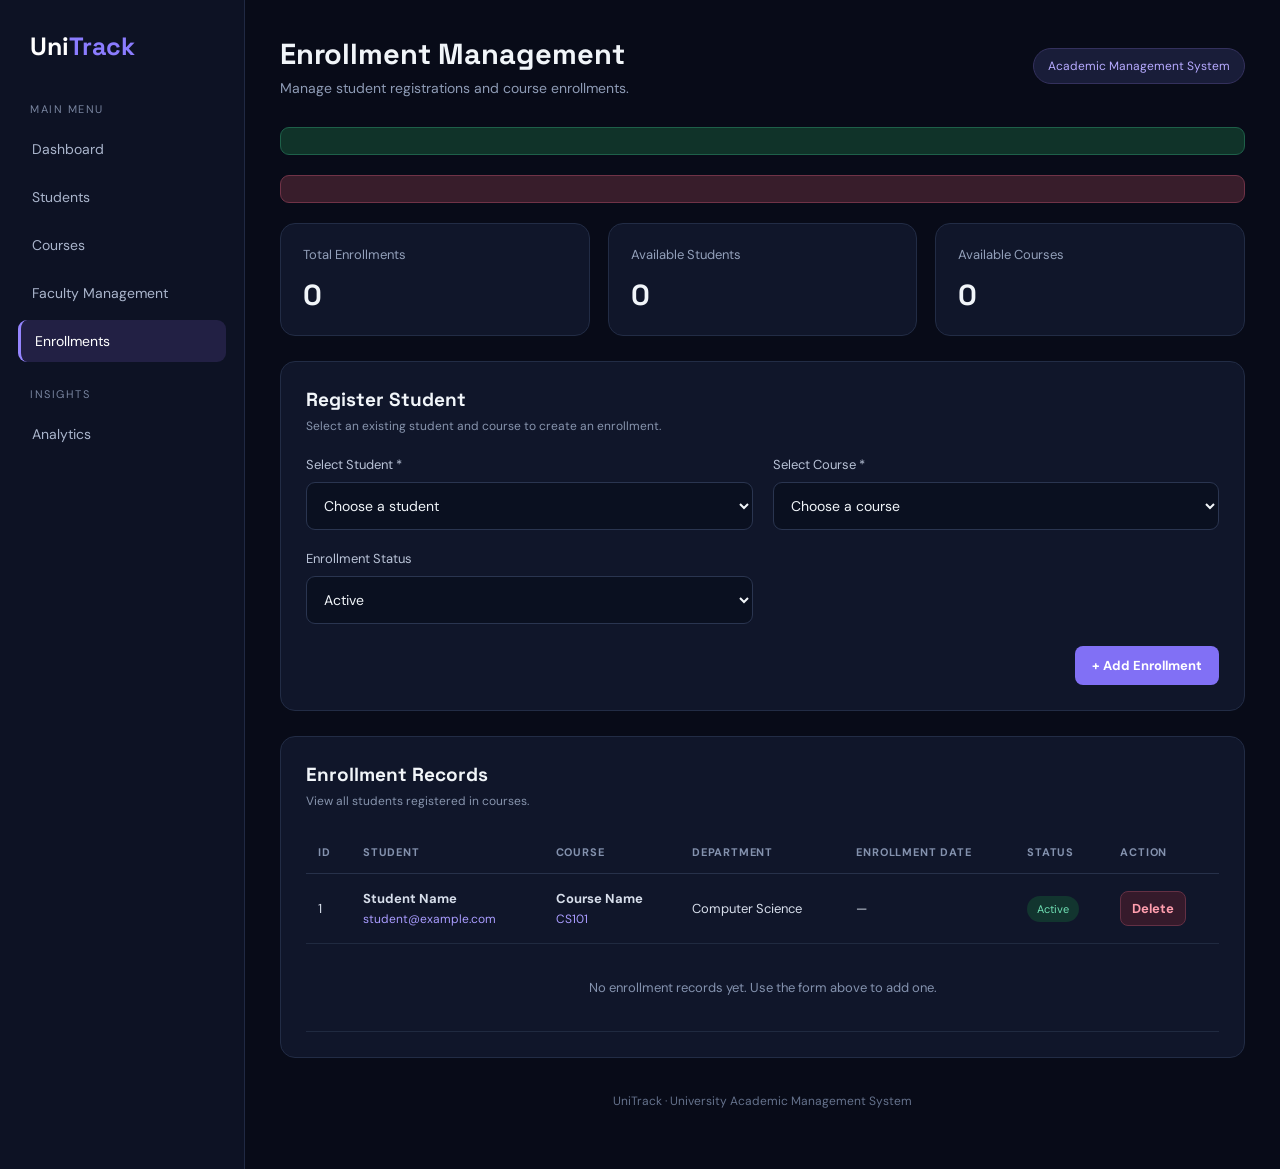
<file: enrollments.html>
<!DOCTYPE html>
<html lang="en" xmlns:th="http://www.thymeleaf.org">
<head>
    <meta charset="UTF-8">
    <meta name="viewport" content="width=device-width, initial-scale=1.0">
    <title>Enrollment Management | UniTrack</title>

    <link href="https://fonts.googleapis.com/css2?family=DM+Sans:wght@400;500;600;700&family=Space+Grotesk:wght@500;600;700&display=swap" rel="stylesheet">

    <style>
        * {
            box-sizing: border-box;
            margin: 0;
            padding: 0;
        }

        body {
            font-family: 'DM Sans', sans-serif;
            background: #080b18;
            color: #f1f5f9;
            min-height: 100vh;
        }

        .layout {
            display: flex;
            min-height: 100vh;
        }

        .sidebar {
            width: 245px;
            flex-shrink: 0;
            background: #0d1224;
            border-right: 1px solid #202943;
            padding: 30px 18px;
        }

        .brand {
            font-family: 'Space Grotesk', sans-serif;
            font-size: 25px;
            font-weight: 700;
            margin: 0 0 40px 12px;
            color: #ffffff;
        }

        .brand span {
            color: #8b7cff;
        }

        .nav-label {
            color: #78849f;
            font-size: 11px;
            text-transform: uppercase;
            letter-spacing: 1.5px;
            margin: 25px 12px 12px;
        }

        .nav-link {
            display: block;
            padding: 12px 14px;
            margin-bottom: 6px;
            color: #aab5cc;
            text-decoration: none;
            border-radius: 9px;
            font-size: 14px;
            transition: 0.2s;
        }

        .nav-link:hover,
        .nav-link.active {
            color: white;
            background: #222044;
        }

        .nav-link.active {
            border-left: 3px solid #9585ff;
        }

        .main {
            flex: 1;
            min-width: 0;
            padding: 35px;
        }

        .topbar {
            display: flex;
            justify-content: space-between;
            align-items: center;
            gap: 20px;
            margin-bottom: 30px;
        }

        h1, h2 {
            font-family: 'Space Grotesk', sans-serif;
        }

        h1 {
            font-size: 29px;
            margin-bottom: 7px;
        }

        .subtitle {
            color: #8e9bb5;
            font-size: 14px;
        }

        .badge {
            padding: 9px 14px;
            background: #191d39;
            color: #b6aaff;
            border: 1px solid #34315d;
            border-radius: 20px;
            font-size: 12px;
            white-space: nowrap;
        }

        .stats {
            display: grid;
            grid-template-columns: repeat(3, minmax(0, 1fr));
            gap: 18px;
            margin-bottom: 25px;
        }

        .stat-card,
        .panel {
            background: #10162a;
            border: 1px solid #222c45;
            border-radius: 15px;
        }

        .stat-card {
            padding: 22px;
        }

        .stat-title {
            color: #93a0ba;
            font-size: 13px;
            margin-bottom: 13px;
        }

        .stat-number {
            font-family: 'Space Grotesk', sans-serif;
            font-size: 29px;
            font-weight: 700;
        }

        .panel {
            padding: 25px;
            margin-bottom: 25px;
        }

        .panel-heading {
            display: flex;
            align-items: center;
            justify-content: space-between;
            gap: 15px;
            margin-bottom: 22px;
        }

        h2 {
            font-size: 19px;
        }

        .panel-heading p {
            color: #8794ad;
            font-size: 12px;
            margin-top: 6px;
        }

        .form-grid {
            display: grid;
            grid-template-columns: repeat(2, minmax(0, 1fr));
            gap: 20px;
        }

        .field label {
            display: block;
            color: #b9c3d7;
            font-size: 13px;
            margin-bottom: 9px;
        }

        .field input,
        .field select {
            width: 100%;
            padding: 13px;
            background: #0a1020;
            border: 1px solid #2a3550;
            border-radius: 9px;
            color: #f1f5f9;
            outline: none;
            font-family: inherit;
            font-size: 14px;
        }

        .field input:focus,
        .field select:focus {
            border-color: #8b7cff;
        }

        .field select option {
            background: #10162a;
        }

        .form-actions {
            margin-top: 22px;
            display: flex;
            justify-content: flex-end;
        }

        .btn {
            border: none;
            border-radius: 8px;
            padding: 11px 17px;
            cursor: pointer;
            font-family: inherit;
            font-size: 13px;
            font-weight: 700;
            text-decoration: none;
            display: inline-block;
        }

        .btn-primary {
            background: #8170f5;
            color: white;
        }

        .btn-primary:hover {
            background: #9586ff;
        }

        .btn-delete {
            background: #351a2b;
            color: #ff9eae;
            border: 1px solid #633044;
            padding: 8px 11px;
        }

        .table-wrap {
            overflow-x: auto;
        }

        table {
            width: 100%;
            border-collapse: collapse;
            min-width: 720px;
        }

        th {
            text-align: left;
            padding: 14px 12px;
            font-size: 11px;
            text-transform: uppercase;
            letter-spacing: 0.8px;
            color: #8492ae;
            border-bottom: 1px solid #27314a;
        }

        td {
            padding: 16px 12px;
            border-bottom: 1px solid #202a40;
            font-size: 13px;
            color: #d7deeb;
        }

        tbody tr:hover {
            background: #141c31;
        }

        .course-code {
            color: #a99cff;
            font-size: 12px;
            margin-top: 4px;
        }

        .status {
            display: inline-block;
            padding: 6px 10px;
            border-radius: 20px;
            background: #12352f;
            color: #70e0b4;
            font-size: 11px;
        }

        .message {
            padding: 13px 16px;
            margin-bottom: 20px;
            border-radius: 9px;
            font-size: 13px;
        }

        .success {
            background: #103329;
            border: 1px solid #1e6049;
            color: #80e6b8;
        }

        .error {
            background: #381d2b;
            border: 1px solid #703347;
            color: #ffadbb;
        }

        .empty {
            padding: 35px 15px;
            text-align: center;
            color: #8492ae;
            font-size: 13px;
        }

        .footer-note {
            text-align: center;
            color: #65728c;
            font-size: 12px;
            padding: 10px 0 25px;
        }

        @media (max-width: 900px) {
            .sidebar {
                width: 200px;
            }

            .main {
                padding: 25px 18px;
            }

            .stats {
                grid-template-columns: 1fr;
            }
        }

        @media (max-width: 600px) {
            .layout {
                display: block;
            }

            .sidebar {
                width: 100%;
                padding: 20px 14px;
            }

            .brand {
                margin-bottom: 18px;
            }

            .nav-label {
                margin-top: 14px;
            }

            .main {
                padding: 22px 14px;
            }

            .topbar {
                align-items: flex-start;
                flex-direction: column;
            }

            .form-grid {
                grid-template-columns: 1fr;
            }

            .panel {
                padding: 18px;
            }
        }
    </style>
    <link rel="stylesheet" th:href="@{/css/unitrack-theme.css}">
</head>

<body>
<div class="layout">

    <aside class="sidebar">
        <div class="brand">Uni<span>Track</span></div>

        <div class="nav-label">Main Menu</div>

        <a class="nav-link" th:href="@{/}">Dashboard</a>
        <a class="nav-link" th:href="@{/students}">Students</a>
        <a class="nav-link" th:href="@{/courses}">Courses</a>
        <a class="nav-link" th:href="@{/faculty}">Faculty Management</a>
        <a class="nav-link active" th:href="@{/enrollments}">Enrollments</a>

        <div class="nav-label">Insights</div>
        <a class="nav-link" th:href="@{/}">Analytics</a>
    </aside>

    <main class="main">

        <header class="topbar">
            <div>
                <h1>Enrollment Management</h1>
                <p class="subtitle">
                    Manage student registrations and course enrollments.
                </p>
            </div>

            <div class="badge">Academic Management System</div>
        </header>

        <div th:if="${successMessage}"
             class="message success"
             th:text="${successMessage}">
        </div>

        <div th:if="${errorMessage}"
             class="message error"
             th:text="${errorMessage}">
        </div>

        <section class="stats">
            <div class="stat-card">
                <div class="stat-title">Total Enrollments</div>
                <div class="stat-number"
                     th:text="${#lists.size(enrollments)}">0</div>
            </div>

            <div class="stat-card">
                <div class="stat-title">Available Students</div>
                <div class="stat-number"
                     th:text="${#lists.size(students)}">0</div>
            </div>

            <div class="stat-card">
                <div class="stat-title">Available Courses</div>
                <div class="stat-number"
                     th:text="${#lists.size(courses)}">0</div>
            </div>
        </section>

        <section class="panel">
            <div class="panel-heading">
                <div>
                    <h2>Register Student</h2>
                    <p>Select an existing student and course to create an enrollment.</p>
                </div>
            </div>

            <form th:action="@{/enrollments/add}" method="post">

                <div class="form-grid">

                    <div class="field">
                        <label for="student">Select Student *</label>

                        <select id="student"
                                name="studentId"
                                required>
                            <option value="">Choose a student</option>

                            <option th:each="student : ${students}"
                                    th:value="${student.id}"
                                    th:text="${student.fullName + ' (' + student.email + ')'}">
                            </option>
                        </select>
                    </div>

                    <div class="field">
                        <label for="course">Select Course *</label>

                        <select id="course"
                                name="courseId"
                                required>
                            <option value="">Choose a course</option>

                            <option th:each="course : ${courses}"
                                    th:value="${course.id}"
                                    th:text="${course.courseName + ' (' + course.courseCode + ')'}">
                            </option>
                        </select>
                    </div>

                    <div class="field">
                        <label for="status">Enrollment Status</label>

                        <select id="status" name="status">
                            <option value="Active">Active</option>
                            <option value="Pending">Pending</option>
                            <option value="Completed">Completed</option>
                            <option value="Withdrawn">Withdrawn</option>
                        </select>
                    </div>

                </div>

                <div class="form-actions">
                    <button type="submit" class="btn btn-primary">
                        + Add Enrollment
                    </button>
                </div>

            </form>
        </section>

        <section class="panel">
            <div class="panel-heading">
                <div>
                    <h2>Enrollment Records</h2>
                    <p>View all students registered in courses.</p>
                </div>
            </div>

            <div class="table-wrap">
                <table>
                    <thead>
                    <tr>
                        <th>ID</th>
                        <th>Student</th>
                        <th>Course</th>
                        <th>Department</th>
                        <th>Enrollment Date</th>
                        <th>Status</th>
                        <th>Action</th>
                    </tr>
                    </thead>

                    <tbody>
                    <tr th:each="item : ${enrollments}">
                        <td th:text="${item.id}">1</td>

                        <td>
                            <strong th:text="${item.student.fullName}">
                                Student Name
                            </strong>
                            <div class="course-code"
                                 th:text="${item.student.email}">
                                student@example.com
                            </div>
                        </td>

                        <td>
                            <strong th:text="${item.course.courseName}">
                                Course Name
                            </strong>
                            <div class="course-code"
                                 th:text="${item.course.courseCode}">
                                CS101
                            </div>
                        </td>

                        <td th:text="${item.course.department}">
                            Computer Science
                        </td>

                        <td th:text="${item.enrollmentDate != null ? item.enrollmentDate : '—'}">
                            —
                        </td>

                        <td>
                            <span class="status"
                                  th:text="${item.status}"
                                  th:classappend="${item.status == 'Withdrawn' ? ' withdrawn' : ''}">
                                Active
                            </span>
                        </td>

                        <td>
                            <form th:action="@{/enrollments/delete/{id}(id=${item.id})}"
                                  method="post"
                                  onsubmit="return confirm('Are you sure you want to delete this enrollment?');">

                                <button type="submit" class="btn btn-delete">
                                    Delete
                                </button>
                            </form>
                        </td>
                    </tr>

                    <tr th:if="${#lists.isEmpty(enrollments)}">
                        <td colspan="7" class="empty">
                            No enrollment records yet. Use the form above to add one.
                        </td>
                    </tr>
                    </tbody>
                </table>
            </div>
        </section>

        <div class="footer-note">
            UniTrack · University Academic Management System
        </div>

    </main>
</div>
</body>
</html>
</file>
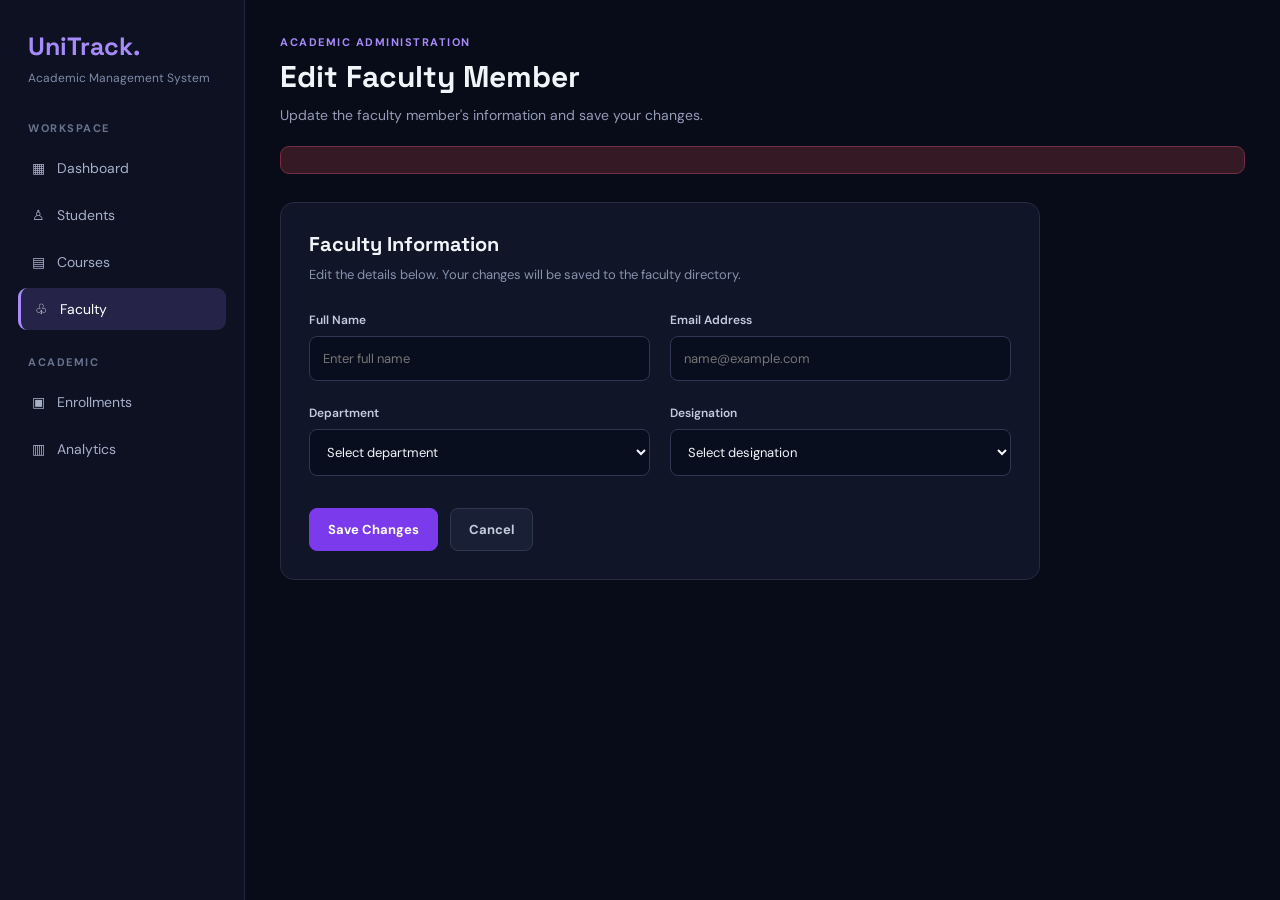
<file: faculty-edit.html>
<!DOCTYPE html>
<html lang="en" xmlns:th="http://www.thymeleaf.org">
<head>
    <meta charset="UTF-8">
    <meta name="viewport" content="width=device-width, initial-scale=1.0">
    <title>Edit Faculty | UniTrack</title>

    <link href="https://fonts.googleapis.com/css2?family=DM+Sans:wght@400;500;600;700&family=Space+Grotesk:wght@400;500;600;700&display=swap"
          rel="stylesheet">

    <style>
        * {
            box-sizing: border-box;
            margin: 0;
            padding: 0;
        }

        body {
            font-family: 'DM Sans', sans-serif;
            background: #080b18;
            color: #f1f5f9;
            min-height: 100vh;
        }

        .layout {
            display: flex;
            min-height: 100vh;
        }

        .sidebar {
            width: 245px;
            background: #0d1122;
            border-right: 1px solid #202640;
            padding: 30px 18px;
            flex-shrink: 0;
        }

        .brand {
            font-family: 'Space Grotesk', sans-serif;
            font-size: 25px;
            font-weight: 700;
            margin: 0 0 8px 10px;
            color: #a78bfa;
        }

        .brand-subtitle {
            color: #7f8aa8;
            font-size: 12px;
            margin: 0 0 35px 10px;
        }

        .nav-label {
            color: #68738f;
            font-size: 11px;
            font-weight: 700;
            letter-spacing: 1.5px;
            margin: 25px 10px 12px;
            text-transform: uppercase;
        }

        .nav-link {
            display: block;
            color: #a6b0c9;
            text-decoration: none;
            padding: 12px 14px;
            margin: 5px 0;
            border-radius: 9px;
            font-size: 14px;
        }

        .nav-link:hover,
        .nav-link.active {
            color: #ffffff;
            background: #252448;
        }

        .nav-link.active {
            border-left: 3px solid #a78bfa;
        }

        .main {
            flex: 1;
            padding: 35px;
            min-width: 0;
        }

        .eyebrow {
            color: #a78bfa;
            text-transform: uppercase;
            letter-spacing: 1.5px;
            font-size: 11px;
            font-weight: 700;
            margin-bottom: 8px;
        }

        h1, h2 {
            font-family: 'Space Grotesk', sans-serif;
        }

        h1 {
            font-size: 30px;
            margin-bottom: 8px;
        }

        .subtitle {
            color: #929db8;
            font-size: 14px;
            line-height: 1.6;
        }

        .panel {
            max-width: 760px;
            margin-top: 28px;
            background: #101528;
            border: 1px solid #252b45;
            border-radius: 14px;
            padding: 28px;
        }

        .panel-heading {
            font-size: 20px;
            margin-bottom: 8px;
        }

        .panel-description {
            color: #8792ad;
            font-size: 13px;
            line-height: 1.6;
            margin-bottom: 26px;
        }

        .form-grid {
            display: grid;
            grid-template-columns: 1fr 1fr;
            gap: 20px;
        }

        .form-group {
            margin-bottom: 4px;
        }

        label {
            display: block;
            color: #c5cce0;
            font-size: 12px;
            font-weight: 600;
            margin-bottom: 8px;
        }

        input, select {
            width: 100%;
            background: #090e1e;
            color: #f1f5f9;
            border: 1px solid #303752;
            border-radius: 8px;
            padding: 13px;
            font-family: inherit;
            font-size: 13px;
            outline: none;
        }

        input:focus, select:focus {
            border-color: #8b5cf6;
            box-shadow: 0 0 0 2px #8b5cf622;
        }

        .actions {
            display: flex;
            gap: 12px;
            margin-top: 28px;
            flex-wrap: wrap;
        }

        .btn {
            display: inline-block;
            padding: 12px 18px;
            border-radius: 8px;
            font-family: inherit;
            font-size: 13px;
            font-weight: 700;
            text-align: center;
            text-decoration: none;
            cursor: pointer;
            transition: 0.2s;
        }

        .save-btn {
            background: #7c3aed;
            color: #ffffff;
            border: 1px solid #7c3aed;
        }

        .save-btn:hover {
            background: #8b5cf6;
        }

        .cancel-btn {
            background: #191f34;
            color: #c5cce0;
            border: 1px solid #303752;
        }

        .cancel-btn:hover {
            background: #252b45;
        }

        .alert {
            padding: 13px 16px;
            border-radius: 9px;
            margin-top: 20px;
            font-size: 14px;
        }

        .error {
            color: #fca5a5;
            background: #351a25;
            border: 1px solid #713044;
        }

        @media (max-width: 700px) {
            .sidebar {
                width: 75px;
                padding: 22px 8px;
            }

            .brand {
                font-size: 17px;
                margin-left: 4px;
            }

            .brand-subtitle, .nav-label {
                display: none;
            }

            .nav-link {
                font-size: 0;
                text-align: center;
                padding: 14px 4px;
            }

            .nav-link::first-letter {
                font-size: 15px;
            }

            .main {
                padding: 22px 14px;
            }

            h1 {
                font-size: 24px;
            }

            .panel {
                padding: 20px;
            }

            .form-grid {
                grid-template-columns: 1fr;
                gap: 17px;
            }
        }
    </style>
    <link rel="stylesheet" th:href="@{/css/unitrack-theme.css}">
</head>

<body>
<div class="layout">

    <aside class="sidebar">
        <div class="brand">UniTrack.</div>
        <div class="brand-subtitle">Academic Management System</div>

        <div class="nav-label">Workspace</div>
        <a class="nav-link" th:href="@{/}">▦ &nbsp; Dashboard</a>
        <a class="nav-link" th:href="@{/students}">♙ &nbsp; Students</a>
        <a class="nav-link" th:href="@{/courses}">▤ &nbsp; Courses</a>
        <a class="nav-link active" th:href="@{/faculty}">♧ &nbsp; Faculty</a>

        <div class="nav-label">Academic</div>
        <a class="nav-link" th:href="@{/}">▣ &nbsp; Enrollments</a>
        <a class="nav-link" th:href="@{/}">▥ &nbsp; Analytics</a>
    </aside>

    <main class="main">
        <div class="eyebrow">Academic Administration</div>
        <h1>Edit Faculty Member</h1>
        <p class="subtitle">
            Update the faculty member's information and save your changes.
        </p>

        <div th:if="${errorMessage}"
             class="alert error"
             th:text="${errorMessage}"></div>

        <section class="panel">
            <h2 class="panel-heading">Faculty Information</h2>
            <p class="panel-description">
                Edit the details below. Your changes will be saved to the faculty directory.
            </p>

            <form th:action="@{/faculty/update/{id}(id=${faculty.id})}"
                  th:object="${faculty}"
                  method="post">

                <div class="form-grid">
                    <div class="form-group">
                        <label for="fullName">Full Name</label>
                        <input id="fullName"
                               type="text"
                               th:field="*{fullName}"
                               placeholder="Enter full name"
                               required
                               maxlength="100">
                    </div>

                    <div class="form-group">
                        <label for="email">Email Address</label>
                        <input id="email"
                               type="email"
                               th:field="*{email}"
                               placeholder="name@example.com"
                               required
                               maxlength="150">
                    </div>

                    <div class="form-group">
                        <label for="department">Department</label>
                        <select id="department"
                                th:field="*{department}"
                                required>
                            <option value="">Select department</option>
                            <option value="Computer Science">Computer Science</option>
                            <option value="Software Engineering">Software Engineering</option>
                            <option value="Information Technology">Information Technology</option>
                            <option value="Artificial Intelligence">Artificial Intelligence</option>
                            <option value="Data Science">Data Science</option>
                            <option value="Mathematics">Mathematics</option>
                            <option value="Physics">Physics</option>
                            <option value="Other">Other</option>
                        </select>
                    </div>

                    <div class="form-group">
                        <label for="designation">Designation</label>
                        <select id="designation"
                                th:field="*{designation}"
                                required>
                            <option value="">Select designation</option>
                            <option value="Professor">Professor</option>
                            <option value="Associate Professor">Associate Professor</option>
                            <option value="Assistant Professor">Assistant Professor</option>
                            <option value="Lecturer">Lecturer</option>
                            <option value="Visiting Faculty">Visiting Faculty</option>
                            <option value="Instructor">Instructor</option>
                        </select>
                    </div>
                </div>

                <div class="actions">
                    <button type="submit" class="btn save-btn">
                        Save Changes
                    </button>

                    <a th:href="@{/faculty}" class="btn cancel-btn">
                        Cancel
                    </a>
                </div>
            </form>
        </section>
    </main>
</div>
</body>
</html>
</file>
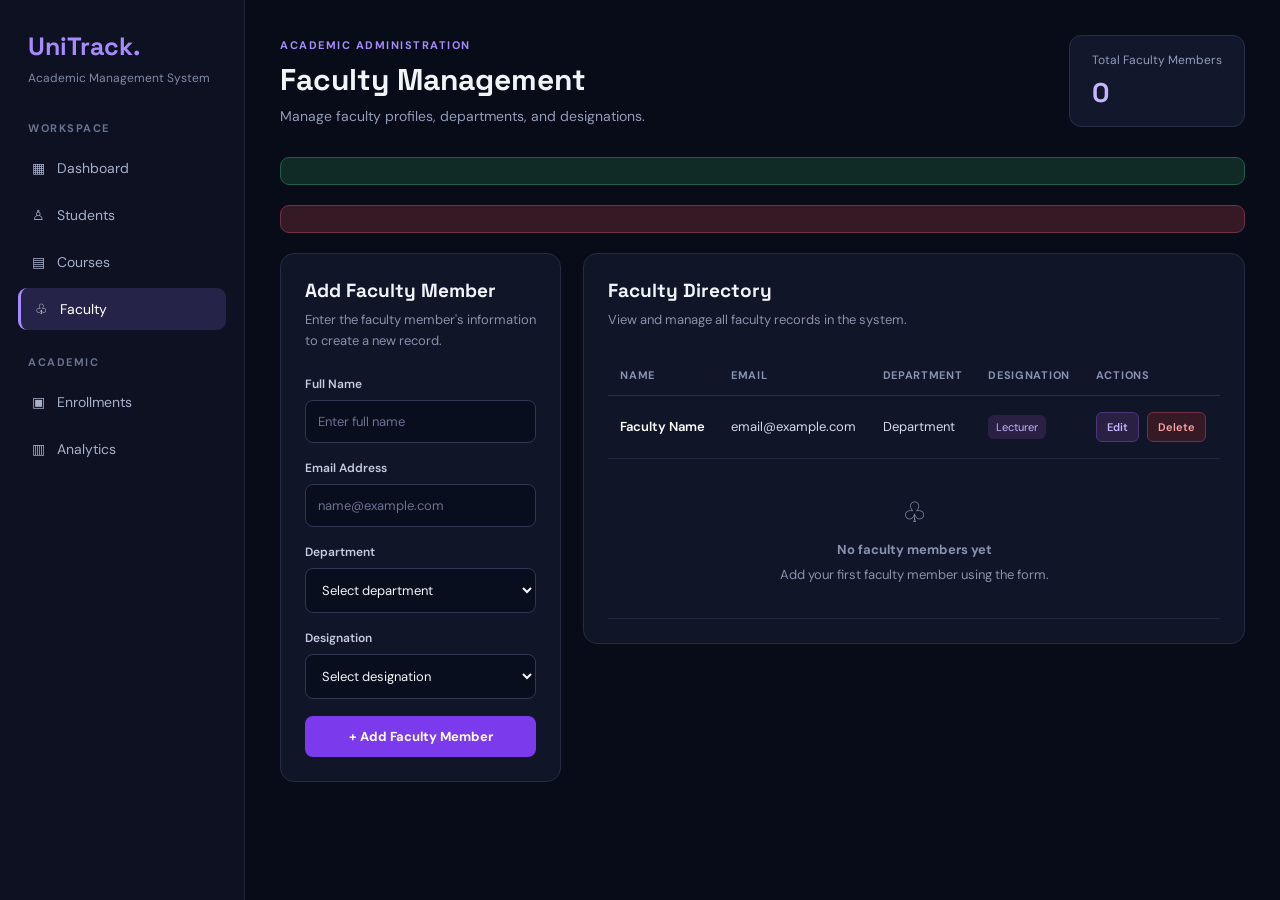
<file: faculty.html>
<!DOCTYPE html>
<html lang="en" xmlns:th="http://www.thymeleaf.org">
<head>
    <meta charset="UTF-8">
    <meta name="viewport" content="width=device-width, initial-scale=1.0">
    <title>Faculty Management | UniTrack</title>

    <link href="https://fonts.googleapis.com/css2?family=DM+Sans:wght@400;500;600;700&family=Space+Grotesk:wght@400;500;600;700&display=swap"
          rel="stylesheet">

    <style>
        * {
            box-sizing: border-box;
            margin: 0;
            padding: 0;
        }

        body {
            font-family: 'DM Sans', sans-serif;
            background: #080b18;
            color: #f1f5f9;
            min-height: 100vh;
        }

        .layout {
            display: flex;
            min-height: 100vh;
        }

        .sidebar {
            width: 245px;
            background: #0d1122;
            border-right: 1px solid #202640;
            padding: 30px 18px;
            flex-shrink: 0;
        }

        .brand {
            font-family: 'Space Grotesk', sans-serif;
            font-size: 25px;
            font-weight: 700;
            margin: 0 0 8px 10px;
            color: #a78bfa;
        }

        .brand-subtitle {
            color: #7f8aa8;
            font-size: 12px;
            margin: 0 0 35px 10px;
        }

        .nav-label {
            color: #68738f;
            font-size: 11px;
            font-weight: 700;
            letter-spacing: 1.5px;
            margin: 25px 10px 12px;
            text-transform: uppercase;
        }

        .nav-link {
            display: block;
            color: #a6b0c9;
            text-decoration: none;
            padding: 12px 14px;
            margin: 5px 0;
            border-radius: 9px;
            font-size: 14px;
            transition: 0.2s;
        }

        .nav-link:hover,
        .nav-link.active {
            color: #ffffff;
            background: #252448;
        }

        .nav-link.active {
            border-left: 3px solid #a78bfa;
        }

        .main {
            flex: 1;
            padding: 35px;
            min-width: 0;
        }

        .topbar {
            display: flex;
            justify-content: space-between;
            align-items: center;
            gap: 15px;
            margin-bottom: 30px;
            flex-wrap: wrap;
        }

        .eyebrow {
            color: #a78bfa;
            text-transform: uppercase;
            letter-spacing: 1.5px;
            font-size: 11px;
            font-weight: 700;
            margin-bottom: 8px;
        }

        h1, h2 {
            font-family: 'Space Grotesk', sans-serif;
        }

        h1 {
            font-size: 30px;
            margin-bottom: 8px;
        }

        .subtitle {
            color: #929db8;
            font-size: 14px;
        }

        .count-card {
            background: #12182b;
            border: 1px solid #292e49;
            border-radius: 12px;
            padding: 16px 22px;
            min-width: 150px;
        }

        .count-label {
            color: #929db8;
            font-size: 12px;
            margin-bottom: 7px;
        }

        .count-number {
            font-family: 'Space Grotesk', sans-serif;
            font-size: 27px;
            font-weight: 700;
            color: #c4b5fd;
        }

        .alert {
            padding: 13px 16px;
            border-radius: 9px;
            margin-bottom: 20px;
            font-size: 14px;
        }

        .success {
            color: #86efac;
            background: #102b25;
            border: 1px solid #215c48;
        }

        .error {
            color: #fca5a5;
            background: #351a25;
            border: 1px solid #713044;
        }

        .content-grid {
            display: grid;
            grid-template-columns: minmax(260px, 0.85fr) minmax(0, 2fr);
            gap: 22px;
            align-items: start;
        }

        .panel {
            background: #101528;
            border: 1px solid #252b45;
            border-radius: 14px;
            padding: 24px;
            min-width: 0;
        }

        .panel-heading {
            font-size: 19px;
            margin-bottom: 7px;
        }

        .panel-description {
            color: #8792ad;
            font-size: 13px;
            margin-bottom: 24px;
            line-height: 1.6;
        }

        .form-group {
            margin-bottom: 17px;
        }

        label {
            display: block;
            color: #c5cce0;
            font-size: 12px;
            font-weight: 600;
            margin-bottom: 8px;
        }

        input, select {
            width: 100%;
            background: #090e1e;
            color: #f1f5f9;
            border: 1px solid #303752;
            border-radius: 8px;
            padding: 12px;
            font-family: inherit;
            font-size: 13px;
            outline: none;
        }

        input:focus, select:focus {
            border-color: #8b5cf6;
            box-shadow: 0 0 0 2px #8b5cf622;
        }

        input::placeholder {
            color: #68738f;
        }

        .primary-btn {
            display: inline-block;
            width: 100%;
            padding: 12px 16px;
            border: none;
            border-radius: 8px;
            background: #7c3aed;
            color: white;
            font-family: inherit;
            font-size: 13px;
            font-weight: 700;
            cursor: pointer;
            text-align: center;
            text-decoration: none;
            transition: 0.2s;
        }

        .primary-btn:hover {
            background: #8b5cf6;
        }

        .table-wrapper {
            width: 100%;
            overflow-x: auto;
        }

        table {
            width: 100%;
            border-collapse: collapse;
            white-space: nowrap;
        }

        th {
            text-align: left;
            color: #8792ad;
            font-size: 11px;
            text-transform: uppercase;
            letter-spacing: 0.7px;
            font-weight: 700;
            padding: 13px 12px;
            border-bottom: 1px solid #292e49;
        }

        td {
            padding: 16px 12px;
            font-size: 13px;
            color: #d4daeb;
            border-bottom: 1px solid #202640;
        }

        tbody tr:hover {
            background: #151b30;
        }

        .faculty-name {
            color: #ffffff;
            font-weight: 600;
        }

        .designation {
            color: #c4b5fd;
            background: #292044;
            border-radius: 6px;
            padding: 5px 8px;
            font-size: 11px;
            display: inline-block;
        }

        .actions {
            display: flex;
            gap: 8px;
            align-items: center;
        }

        .edit-btn, .delete-btn {
            padding: 7px 10px;
            border-radius: 6px;
            font-family: inherit;
            font-size: 11px;
            font-weight: 600;
            cursor: pointer;
            text-decoration: none;
        }

        .edit-btn {
            color: #c4b5fd;
            background: #292044;
            border: 1px solid #493777;
        }

        .delete-btn {
            color: #fca5a5;
            background: #351a25;
            border: 1px solid #713044;
        }

        .delete-btn:hover {
            background: #542334;
        }

        .edit-btn:hover {
            background: #3a2a5e;
        }

        .delete-form {
            display: inline;
        }

        .empty-state {
            text-align: center;
            padding: 35px 15px;
            color: #8792ad;
            font-size: 13px;
            white-space: normal;
        }

        .empty-icon {
            font-size: 28px;
            margin-bottom: 10px;
        }

        @media (max-width: 1100px) {
            .content-grid {
                grid-template-columns: 1fr;
            }
        }

        @media (max-width: 700px) {
            .sidebar {
                width: 75px;
                padding: 22px 8px;
            }

            .brand {
                font-size: 17px;
                margin-left: 4px;
            }

            .brand-subtitle, .nav-label {
                display: none;
            }

            .nav-link {
                font-size: 0;
                text-align: center;
                padding: 14px 4px;
            }

            .nav-link::first-letter {
                font-size: 15px;
            }

            .main {
                padding: 22px 14px;
            }

            h1 {
                font-size: 24px;
            }

            .panel {
                padding: 18px;
            }
        }
    </style>
    <link rel="stylesheet" th:href="@{/css/unitrack-theme.css}">
</head>

<body>
<div class="layout">

    <aside class="sidebar">
        <div class="brand">UniTrack.</div>
        <div class="brand-subtitle">Academic Management System</div>

        <div class="nav-label">Workspace</div>
        <a class="nav-link" th:href="@{/}">▦ &nbsp; Dashboard</a>
        <a class="nav-link" th:href="@{/students}">♙ &nbsp; Students</a>
        <a class="nav-link" th:href="@{/courses}">▤ &nbsp; Courses</a>
        <a class="nav-link active" th:href="@{/faculty}">♧ &nbsp; Faculty</a>

        <div class="nav-label">Academic</div>
        <a class="nav-link" th:href="@{/}">▣ &nbsp; Enrollments</a>
        <a class="nav-link" th:href="@{/}">▥ &nbsp; Analytics</a>
    </aside>

    <main class="main">

        <div class="topbar">
            <div>
                <div class="eyebrow">Academic Administration</div>
                <h1>Faculty Management</h1>
                <p class="subtitle">
                    Manage faculty profiles, departments, and designations.
                </p>
            </div>

            <div class="count-card">
                <div class="count-label">Total Faculty Members</div>
                <div class="count-number"
                     th:text="${#lists.size(facultyMembers)}">0</div>
            </div>
        </div>

        <div th:if="${successMessage}"
             class="alert success"
             th:text="${successMessage}"></div>

        <div th:if="${errorMessage}"
             class="alert error"
             th:text="${errorMessage}"></div>

        <div class="content-grid">

            <section class="panel">
                <h2 class="panel-heading">Add Faculty Member</h2>
                <p class="panel-description">
                    Enter the faculty member's information to create a new record.
                </p>

                <form th:action="@{/faculty/add}"
                      th:object="${faculty}"
                      method="post">

                    <div class="form-group">
                        <label for="fullName">Full Name</label>
                        <input id="fullName"
                               type="text"
                               th:field="*{fullName}"
                               placeholder="Enter full name"
                               required
                               maxlength="100">
                    </div>

                    <div class="form-group">
                        <label for="email">Email Address</label>
                        <input id="email"
                               type="email"
                               th:field="*{email}"
                               placeholder="name@example.com"
                               required
                               maxlength="150">
                    </div>

                    <div class="form-group">
                        <label for="department">Department</label>
                        <select id="department"
                                th:field="*{department}"
                                required>
                            <option value="">Select department</option>
                            <option value="Computer Science">Computer Science</option>
                            <option value="Software Engineering">Software Engineering</option>
                            <option value="Information Technology">Information Technology</option>
                            <option value="Artificial Intelligence">Artificial Intelligence</option>
                            <option value="Data Science">Data Science</option>
                            <option value="Mathematics">Mathematics</option>
                            <option value="Physics">Physics</option>
                            <option value="Other">Other</option>
                        </select>
                    </div>

                    <div class="form-group">
                        <label for="designation">Designation</label>
                        <select id="designation"
                                th:field="*{designation}"
                                required>
                            <option value="">Select designation</option>
                            <option value="Professor">Professor</option>
                            <option value="Associate Professor">Associate Professor</option>
                            <option value="Assistant Professor">Assistant Professor</option>
                            <option value="Lecturer">Lecturer</option>
                            <option value="Visiting Faculty">Visiting Faculty</option>
                            <option value="Instructor">Instructor</option>
                        </select>
                    </div>

                    <button class="primary-btn" type="submit">
                        + Add Faculty Member
                    </button>
                </form>
            </section>

            <section class="panel">
                <h2 class="panel-heading">Faculty Directory</h2>
                <p class="panel-description">
                    View and manage all faculty records in the system.
                </p>

                <div class="table-wrapper">
                    <table>
                        <thead>
                        <tr>
                            <th>Name</th>
                            <th>Email</th>
                            <th>Department</th>
                            <th>Designation</th>
                            <th>Actions</th>
                        </tr>
                        </thead>

                        <tbody>
                        <tr th:each="member : ${facultyMembers}">
                            <td class="faculty-name"
                                th:text="${member.fullName}">Faculty Name</td>

                            <td th:text="${member.email}">email@example.com</td>

                            <td th:text="${member.department}">Department</td>

                            <td>
                                <span class="designation"
                                      th:text="${member.designation}">Lecturer</span>
                            </td>

                            <td>
                                <div class="actions">
                                    <a class="edit-btn"
                                       th:href="@{/faculty/edit/{id}(id=${member.id})}">
                                        Edit
                                    </a>

                                    <form class="delete-form"
                                          th:action="@{/faculty/delete/{id}(id=${member.id})}"
                                          method="post"
                                          onsubmit="return confirm('Are you sure you want to delete this faculty record?');">
                                        <button class="delete-btn" type="submit">
                                            Delete
                                        </button>
                                    </form>
                                </div>
                            </td>
                        </tr>

                        <tr th:if="${#lists.isEmpty(facultyMembers)}">
                            <td colspan="5" class="empty-state">
                                <div class="empty-icon">♧</div>
                                <strong>No faculty members yet</strong>
                                <p style="margin-top: 8px;">
                                    Add your first faculty member using the form.
                                </p>
                            </td>
                        </tr>
                        </tbody>
                    </table>
                </div>
            </section>

        </div>
    </main>
</div>
</body>
</html>
</file>
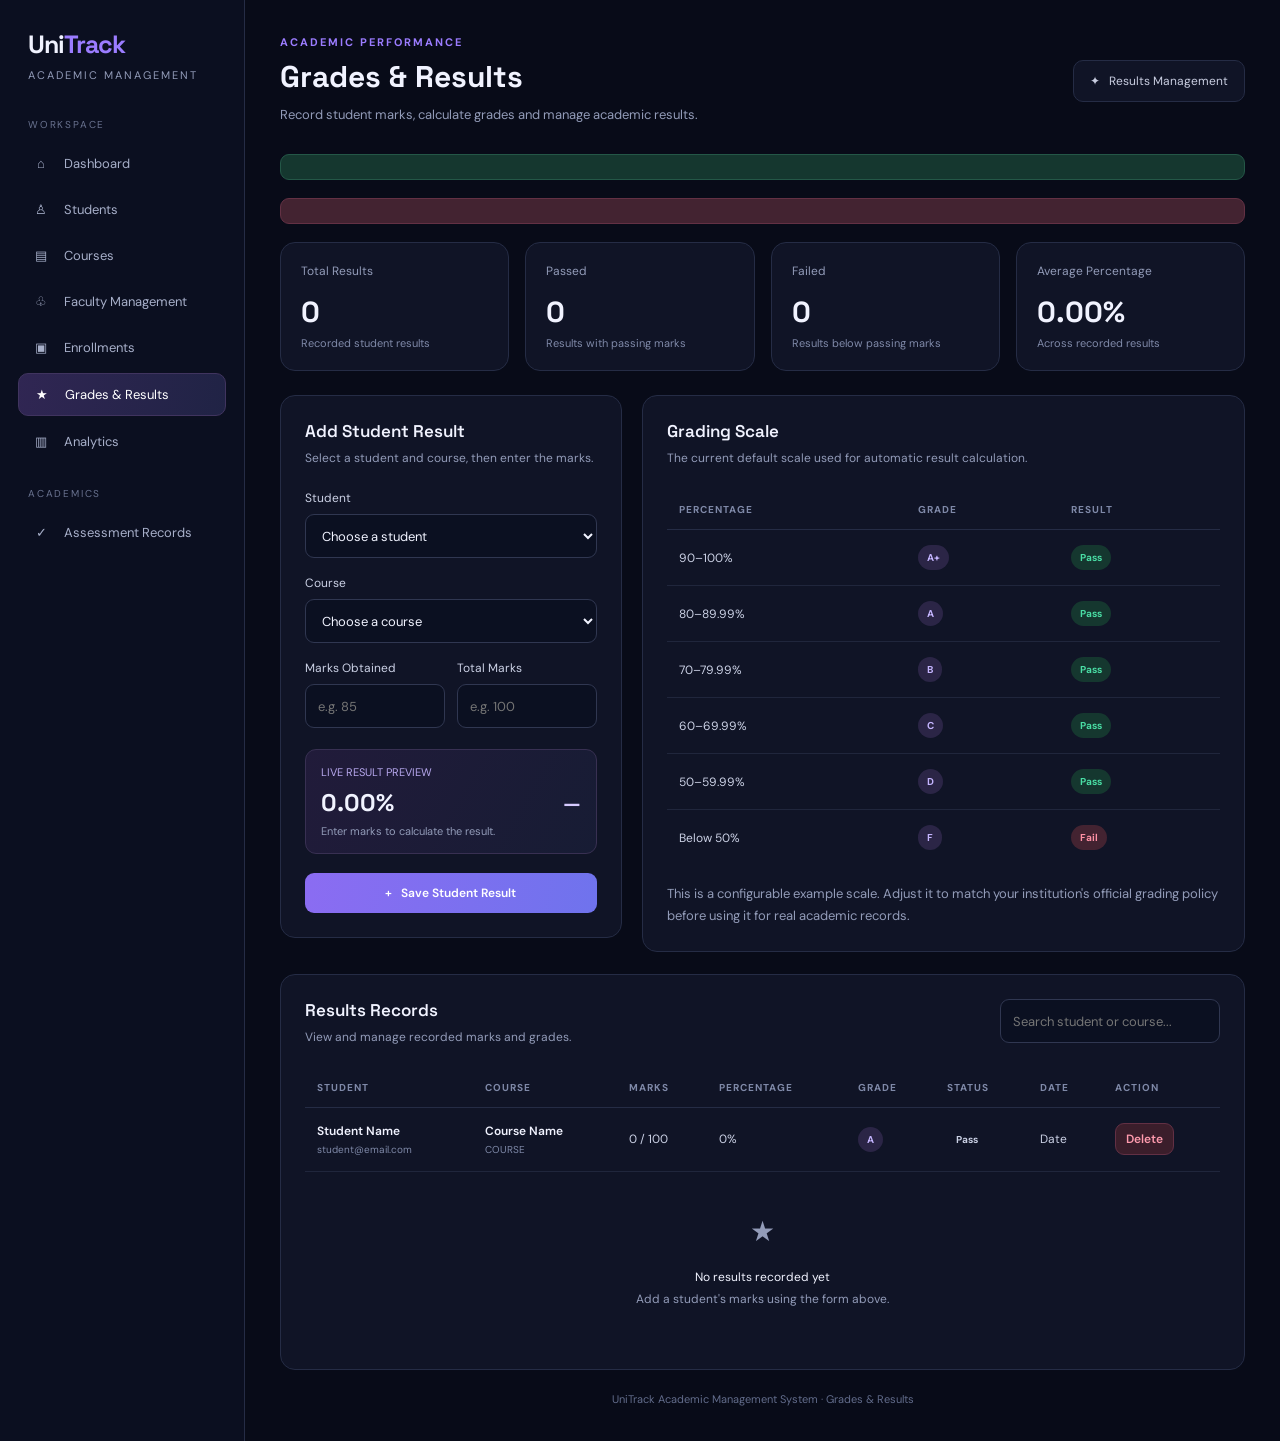
<file: grades.html>
<!DOCTYPE html>
<html lang="en" xmlns:th="http://www.thymeleaf.org">
<head>
    <meta charset="UTF-8">
    <meta name="viewport" content="width=device-width, initial-scale=1.0">
    <title>Grades & Results | UniTrack</title>

    <link rel="preconnect" href="https://fonts.googleapis.com">
    <link href="https://fonts.googleapis.com/css2?family=DM+Sans:wght@400;500;600;700&family=Space+Grotesk:wght@400;500;600;700&display=swap" rel="stylesheet">

    <style>
        :root {
            --bg: #080b18;
            --panel: #101426;
            --panel2: #141a30;
            --border: #252c45;
            --text: #f1f3ff;
            --muted: #929bb8;
            --purple: #9b7cff;
            --blue: #5b9dff;
            --green: #4adea5;
            --orange: #ffb86b;
            --red: #ff7892;
        }

        * { box-sizing: border-box; }

        body {
            margin: 0;
            background: var(--bg);
            color: var(--text);
            font-family: 'DM Sans', sans-serif;
        }

        a { text-decoration: none; color: inherit; }

        .layout { display: flex; min-height: 100vh; }

        .sidebar {
            width: 245px;
            flex-shrink: 0;
            background: #0b0f20;
            border-right: 1px solid var(--border);
            padding: 28px 18px;
        }

        .brand {
            font: 700 25px 'Space Grotesk', sans-serif;
            margin: 0 0 8px 10px;
            letter-spacing: -1px;
        }

        .brand span { color: var(--purple); }

        .brand-sub {
            margin: 0 0 36px 10px;
            color: var(--muted);
            font-size: 11px;
            letter-spacing: 2px;
            text-transform: uppercase;
        }

        .nav-label {
            margin: 25px 10px 12px;
            font-size: 10px;
            letter-spacing: 1.8px;
            color: #69728f;
            text-transform: uppercase;
        }

        .nav-link {
            display: flex;
            align-items: center;
            gap: 12px;
            padding: 12px;
            margin: 5px 0;
            border-radius: 10px;
            color: #a7afc9;
            font-size: 13px;
            transition: .2s;
        }

        .nav-link:hover {
            background: var(--panel2);
            color: white;
        }

        .nav-link.active {
            color: white;
            background: linear-gradient(100deg, #302653, #202345);
            border: 1px solid #40345f;
        }

        .nav-icon { width: 22px; text-align: center; }

        .main {
            flex: 1;
            min-width: 0;
            padding: 35px;
        }

        .topbar {
            display: flex;
            justify-content: space-between;
            align-items: center;
            gap: 16px;
            margin-bottom: 28px;
        }

        .eyebrow {
            color: var(--purple);
            font-size: 11px;
            font-weight: 700;
            letter-spacing: 2px;
            text-transform: uppercase;
            margin-bottom: 8px;
        }

        h1 {
            font: 700 30px 'Space Grotesk', sans-serif;
            margin: 0 0 8px;
        }

        .subtitle {
            color: var(--muted);
            font-size: 13px;
            line-height: 1.7;
        }

        .top-pill {
            background: var(--panel);
            border: 1px solid var(--border);
            border-radius: 10px;
            padding: 12px 16px;
            color: #c8cde0;
            font-size: 12px;
            white-space: nowrap;
        }

        .stats {
            display: grid;
            grid-template-columns: repeat(4, minmax(0, 1fr));
            gap: 16px;
            margin-bottom: 24px;
        }

        .stat-card, .panel {
            background: var(--panel);
            border: 1px solid var(--border);
            border-radius: 15px;
        }

        .stat-card { padding: 20px; }

        .stat-label {
            color: var(--muted);
            font-size: 12px;
            margin-bottom: 14px;
        }

        .stat-value {
            font: 700 29px 'Space Grotesk', sans-serif;
            margin-bottom: 6px;
        }

        .stat-note { color: #7f89a8; font-size: 11px; }

        .content-grid {
            display: grid;
            grid-template-columns: minmax(300px, .85fr) minmax(0, 1.5fr);
            gap: 20px;
            align-items: start;
        }

        .panel { padding: 24px; min-width: 0; }

        .panel-heading { margin-bottom: 22px; }

        .panel-heading h2 {
            font: 600 17px 'Space Grotesk', sans-serif;
            margin: 0 0 7px;
        }

        .panel-heading p {
            color: var(--muted);
            font-size: 12px;
            margin: 0;
            line-height: 1.6;
        }

        .field { margin-bottom: 17px; }

        label {
            display: block;
            font-size: 12px;
            color: #cbd1e5;
            margin-bottom: 8px;
        }

        input, select {
            width: 100%;
            min-height: 44px;
            background: #0b1021;
            border: 1px solid #303751;
            border-radius: 9px;
            padding: 11px 12px;
            color: var(--text);
            font: 13px 'DM Sans', sans-serif;
            outline: none;
        }

        input:focus, select:focus {
            border-color: var(--purple);
            box-shadow: 0 0 0 3px #9b7cff1a;
        }

        select option { background: #101426; color: white; }

        .marks-grid {
            display: grid;
            grid-template-columns: 1fr 1fr;
            gap: 12px;
        }

        .preview {
            border: 1px solid #383052;
            background: linear-gradient(120deg, #211b3a, #171c34);
            border-radius: 11px;
            padding: 15px;
            margin: 4px 0 19px;
        }

        .preview-label {
            color: #b6a7ed;
            font-size: 11px;
            margin-bottom: 8px;
        }

        .preview-main {
            display: flex;
            justify-content: space-between;
            align-items: center;
            gap: 10px;
        }

        .preview-percent {
            font: 700 24px 'Space Grotesk', sans-serif;
        }

        .preview-grade {
            color: #d6caff;
            font: 700 20px 'Space Grotesk', sans-serif;
        }

        .preview-status { color: var(--muted); font-size: 11px; margin-top: 6px; }

        .btn {
            border: none;
            border-radius: 9px;
            padding: 12px 16px;
            font: 600 12px 'DM Sans', sans-serif;
            cursor: pointer;
            transition: .2s;
        }

        .btn-primary {
            background: linear-gradient(100deg, #8b6cf2, #6f73ed);
            color: white;
            width: 100%;
        }

        .btn-primary:hover { filter: brightness(1.12); }

        .btn-delete {
            background: #3b1e2b;
            color: #ff9bae;
            border: 1px solid #623044;
            padding: 7px 10px;
        }

        .btn-delete:hover { background: #512236; }

        .alert {
            padding: 12px 15px;
            border-radius: 9px;
            font-size: 12px;
            margin-bottom: 18px;
        }

        .alert-success {
            background: #15372f;
            border: 1px solid #245747;
            color: var(--green);
        }

        .alert-error {
            background: #432331;
            border: 1px solid #633144;
            color: #ff9bae;
        }

        .table-panel { margin-top: 22px; }

        .table-top {
            display: flex;
            justify-content: space-between;
            align-items: flex-start;
            gap: 12px;
            margin-bottom: 20px;
        }

        .search-box { max-width: 220px; }

        .table-wrap { overflow-x: auto; }

        table {
            width: 100%;
            border-collapse: collapse;
            min-width: 690px;
        }

        th {
            text-align: left;
            color: #7f89a8;
            font-size: 10px;
            letter-spacing: 1px;
            text-transform: uppercase;
            padding: 13px 12px;
            border-bottom: 1px solid var(--border);
        }

        td {
            padding: 15px 12px;
            border-bottom: 1px solid #20263c;
            font-size: 12px;
            color: #cbd1e5;
        }

        tbody tr:last-child td { border-bottom: none; }
        tbody tr:hover { background: #151a2e; }

        .person {
            font-weight: 600;
            color: #f1f3ff;
            margin-bottom: 4px;
        }

        .subtext { font-size: 10px; color: #7f89a8; }

        .badge {
            display: inline-block;
            padding: 6px 9px;
            border-radius: 20px;
            font-size: 10px;
            font-weight: 700;
        }

        .grade-badge { color: #c5b5ff; background: #2b2546; }
        .pass-badge { color: #4adea5; background: #15372f; }
        .fail-badge { color: #ff91a5; background: #432331; }

        .empty {
            text-align: center;
            padding: 35px 12px;
            color: var(--muted);
            line-height: 1.8;
        }

        .footer {
            padding: 22px 0 0;
            text-align: center;
            color: #626c8b;
            font-size: 11px;
        }

        @media (max-width: 1200px) {
            .stats { grid-template-columns: repeat(2, minmax(0, 1fr)); }
            .content-grid { grid-template-columns: 1fr; }
        }

        @media (max-width: 760px) {
            .layout { display: block; }
            .sidebar { width: 100%; padding: 18px; }
            .brand-sub { margin-bottom: 18px; }
            .nav-label { margin-top: 15px; }
            .main { padding: 22px 15px; }
            .topbar { flex-direction: column; align-items: flex-start; }
            h1 { font-size: 25px; }
            .panel { padding: 17px; }
            .table-top { flex-direction: column; }
            .search-box { max-width: 100%; }
        }

        @media (max-width: 390px) {
            .stats { grid-template-columns: 1fr; }
            .marks-grid { grid-template-columns: 1fr; }
        }
    </style>
    <link rel="stylesheet" th:href="@{/css/unitrack-theme.css}">
</head>

<body>
<div class="layout">

    <aside class="sidebar">
        <div class="brand">Uni<span>Track</span></div>
        <div class="brand-sub">Academic Management</div>

        <div class="nav-label">Workspace</div>

        <a class="nav-link" th:href="@{/dashboard}">
            <span class="nav-icon">⌂</span> Dashboard
        </a>
        <a class="nav-link" th:href="@{/students}">
            <span class="nav-icon">♙</span> Students
        </a>
        <a class="nav-link" th:href="@{/courses}">
            <span class="nav-icon">▤</span> Courses
        </a>
        <a class="nav-link" th:href="@{/faculty}">
            <span class="nav-icon">♧</span> Faculty Management
        </a>
        <a class="nav-link" th:href="@{/enrollments}">
            <span class="nav-icon">▣</span> Enrollments
        </a>
        <a class="nav-link active" th:href="@{/grades}">
            <span class="nav-icon">★</span> Grades & Results
        </a>
        <a class="nav-link" th:href="@{/analytics}">
            <span class="nav-icon">▥</span> Analytics
        </a>

        <div class="nav-label">Academics</div>
        <div class="nav-link">
            <span class="nav-icon">✓</span> Assessment Records
        </div>
    </aside>

    <main class="main">

        <div class="topbar">
            <div>
                <div class="eyebrow">Academic Performance</div>
                <h1>Grades & Results</h1>
                <div class="subtitle">
                    Record student marks, calculate grades and manage academic results.
                </div>
            </div>
            <div class="top-pill">✦ &nbsp; Results Management</div>
        </div>

        <div th:if="${successMessage}" class="alert alert-success"
             th:text="${successMessage}"></div>

        <div th:if="${errorMessage}" class="alert alert-error"
             th:text="${errorMessage}"></div>

        <section class="stats">
            <div class="stat-card">
                <div class="stat-label">Total Results</div>
                <div class="stat-value" th:text="${#lists.size(grades)}">0</div>
                <div class="stat-note">Recorded student results</div>
            </div>

            <div class="stat-card">
                <div class="stat-label">Passed</div>
                <div class="stat-value" id="passedCount">0</div>
                <div class="stat-note">Results with passing marks</div>
            </div>

            <div class="stat-card">
                <div class="stat-label">Failed</div>
                <div class="stat-value" id="failedCount">0</div>
                <div class="stat-note">Results below passing marks</div>
            </div>

            <div class="stat-card">
                <div class="stat-label">Average Percentage</div>
                <div class="stat-value" id="averagePercentage">0%</div>
                <div class="stat-note">Across recorded results</div>
            </div>
        </section>

        <section class="content-grid">

            <div class="panel">
                <div class="panel-heading">
                    <h2>Add Student Result</h2>
                    <p>Select a student and course, then enter the marks.</p>
                </div>

                <form th:action="@{/grades/add}" method="post" id="gradeForm">

                    <div class="field">
                        <label for="studentId">Student</label>
                        <select id="studentId" name="studentId" required>
                            <option value="">Choose a student</option>
                            <option th:each="student : ${students}"
                                    th:value="${student.id}"
                                    th:text="${student.fullName + ' (' + student.email + ')'}">
                            </option>
                        </select>
                    </div>

                    <div class="field">
                        <label for="courseId">Course</label>
                        <select id="courseId" name="courseId" required>
                            <option value="">Choose a course</option>
                            <option th:each="course : ${courses}"
                                    th:value="${course.id}"
                                    th:text="${course.courseName + ' (' + course.courseCode + ')'}">
                            </option>
                        </select>
                    </div>

                    <div class="marks-grid">
                        <div class="field">
                            <label for="marksObtained">Marks Obtained</label>
                            <input type="number" id="marksObtained"
                                   name="marksObtained" min="0" step="0.01"
                                   placeholder="e.g. 85" required>
                        </div>

                        <div class="field">
                            <label for="totalMarks">Total Marks</label>
                            <input type="number" id="totalMarks"
                                   name="totalMarks" min="0.01" step="0.01"
                                   placeholder="e.g. 100" required>
                        </div>
                    </div>

                    <div class="preview">
                        <div class="preview-label">LIVE RESULT PREVIEW</div>
                        <div class="preview-main">
                            <div class="preview-percent" id="previewPercentage">0.00%</div>
                            <div class="preview-grade" id="previewGrade">—</div>
                        </div>
                        <div class="preview-status" id="previewStatus">
                            Enter marks to calculate the result.
                        </div>
                    </div>

                    <button class="btn btn-primary" type="submit">
                        + &nbsp; Save Student Result
                    </button>

                </form>
            </div>

            <div class="panel">
                <div class="panel-heading">
                    <h2>Grading Scale</h2>
                    <p>The current default scale used for automatic result calculation.</p>
                </div>

                <div class="table-wrap">
                    <table style="min-width:300px;">
                        <thead>
                        <tr>
                            <th>Percentage</th>
                            <th>Grade</th>
                            <th>Result</th>
                        </tr>
                        </thead>
                        <tbody>
                        <tr>
                            <td>90–100%</td>
                            <td><span class="badge grade-badge">A+</span></td>
                            <td><span class="badge pass-badge">Pass</span></td>
                        </tr>
                        <tr>
                            <td>80–89.99%</td>
                            <td><span class="badge grade-badge">A</span></td>
                            <td><span class="badge pass-badge">Pass</span></td>
                        </tr>
                        <tr>
                            <td>70–79.99%</td>
                            <td><span class="badge grade-badge">B</span></td>
                            <td><span class="badge pass-badge">Pass</span></td>
                        </tr>
                        <tr>
                            <td>60–69.99%</td>
                            <td><span class="badge grade-badge">C</span></td>
                            <td><span class="badge pass-badge">Pass</span></td>
                        </tr>
                        <tr>
                            <td>50–59.99%</td>
                            <td><span class="badge grade-badge">D</span></td>
                            <td><span class="badge pass-badge">Pass</span></td>
                        </tr>
                        <tr>
                            <td>Below 50%</td>
                            <td><span class="badge grade-badge">F</span></td>
                            <td><span class="badge fail-badge">Fail</span></td>
                        </tr>
                        </tbody>
                    </table>
                </div>

                <p class="subtitle" style="margin:18px 0 0;">
                    This is a configurable example scale. Adjust it to match your institution's
                    official grading policy before using it for real academic records.
                </p>
            </div>

        </section>

        <section class="panel table-panel">
            <div class="table-top">
                <div class="panel-heading" style="margin-bottom:0;">
                    <h2>Results Records</h2>
                    <p>View and manage recorded marks and grades.</p>
                </div>

                <input class="search-box" type="search" id="resultSearch"
                       placeholder="Search student or course...">
            </div>

            <div class="table-wrap">
                <table id="resultsTable">
                    <thead>
                    <tr>
                        <th>Student</th>
                        <th>Course</th>
                        <th>Marks</th>
                        <th>Percentage</th>
                        <th>Grade</th>
                        <th>Status</th>
                        <th>Date</th>
                        <th>Action</th>
                    </tr>
                    </thead>

                    <tbody>
                    <tr th:each="result : ${grades}" class="result-row">
                        <td>
                            <div class="person"
                                 th:text="${result.student.fullName}">Student Name</div>
                            <div class="subtext"
                                 th:text="${result.student.email}">student@email.com</div>
                        </td>

                        <td>
                            <div class="person"
                                 th:text="${result.course.courseName}">Course Name</div>
                            <div class="subtext"
                                 th:text="${result.course.courseCode}">COURSE</div>
                        </td>

                        <td>
                            <span th:text="${result.marksObtained}">0</span>
                            /
                            <span th:text="${result.totalMarks}">100</span>
                        </td>

                        <td>
                            <span th:text="${result.percentage != null ? #numbers.formatDecimal(result.percentage, 1, 2) + '%' : '—'}">
                                0%
                            </span>
                        </td>

                        <td>
                            <span class="badge grade-badge"
                                  th:text="${result.letterGrade}">A</span>
                        </td>

                        <td>
                            <span class="badge"
                                  th:classappend="${result.resultStatus == 'Pass' ? ' pass-badge' : ' fail-badge'}"
                                  th:text="${result.resultStatus}">Pass</span>
                        </td>

                        <td th:text="${result.resultDate != null ? result.resultDate : '—'}">Date</td>

                        <td>
                            <form th:action="@{/grades/delete/{id}(id=${result.id})}"
                                  method="post"
                                  onsubmit="return confirm('Are you sure you want to delete this result?');">
                                <button class="btn btn-delete" type="submit">Delete</button>
                            </form>
                        </td>
                    </tr>

                    <tr th:if="${#lists.isEmpty(grades)}" id="emptyRow">
                        <td colspan="8" class="empty">
                            <div style="font-size:28px;margin-bottom:10px;">★</div>
                            <div style="color:#f1f3ff;">No results recorded yet</div>
                            <div>Add a student's marks using the form above.</div>
                        </td>
                    </tr>
                    </tbody>
                </table>
                <div id="noSearchResults" class="empty" style="display:none;">
                    No matching results found.
                </div>
            </div>
        </section>

        <div class="footer">
            UniTrack Academic Management System · Grades & Results
        </div>

    </main>
</div>

<script th:inline="javascript">
    const resultsData = /*[[${grades.![{status: resultStatus, percentage: percentage}]}]]*/ [];

    const passed = resultsData.filter(item => item.status === 'Pass').length;
    const failed = resultsData.filter(item => item.status === 'Fail').length;

    const percentages = resultsData
        .map(item => Number(item.percentage))
        .filter(value => Number.isFinite(value));

    const average = percentages.length
        ? percentages.reduce((sum, value) => sum + value, 0) / percentages.length
        : 0;

    document.getElementById('passedCount').textContent = passed;
    document.getElementById('failedCount').textContent = failed;
    document.getElementById('averagePercentage').textContent = average.toFixed(2) + '%';

    const marksInput = document.getElementById('marksObtained');
    const totalInput = document.getElementById('totalMarks');
    const previewPercentage = document.getElementById('previewPercentage');
    const previewGrade = document.getElementById('previewGrade');
    const previewStatus = document.getElementById('previewStatus');
    const gradeForm = document.getElementById('gradeForm');

    function calculateGrade(percentage) {
        if (percentage >= 90) return 'A+';
        if (percentage >= 80) return 'A';
        if (percentage >= 70) return 'B';
        if (percentage >= 60) return 'C';
        if (percentage >= 50) return 'D';
        return 'F';
    }

    function updatePreview() {
        const marks = Number(marksInput.value);
        const total = Number(totalInput.value);

        if (marksInput.value === '' || totalInput.value === '' ||
            !Number.isFinite(marks) || !Number.isFinite(total) || total <= 0 ||
            marks < 0 || marks > total) {

            previewPercentage.textContent = '—';
            previewGrade.textContent = '—';
            previewStatus.textContent = 'Enter valid marks (obtained marks cannot exceed total marks).';
            previewStatus.style.color = '#929bb8';
            return;
        }

        const percentage = (marks / total) * 100;
        const grade = calculateGrade(percentage);
        const status = percentage >= 50 ? 'Pass' : 'Fail';

        previewPercentage.textContent = percentage.toFixed(2) + '%';
        previewGrade.textContent = grade;
        previewStatus.textContent = 'Result: ' + status;
        previewStatus.style.color = status === 'Pass' ? '#4adea5' : '#ff7892';
    }

    marksInput.addEventListener('input', updatePreview);
    totalInput.addEventListener('input', updatePreview);

    gradeForm.addEventListener('submit', function(event) {
        const marks = Number(marksInput.value);
        const total = Number(totalInput.value);

        if (!Number.isFinite(marks) || !Number.isFinite(total) ||
            total <= 0 || marks < 0 || marks > total) {
            event.preventDefault();
            alert('Please enter valid marks. Obtained marks must be between zero and total marks.');
        }
    });

    const searchInput = document.getElementById('resultSearch');
    const resultRows = Array.from(document.querySelectorAll('.result-row'));
    const noSearchResults = document.getElementById('noSearchResults');

    searchInput.addEventListener('input', function() {
        const query = this.value.toLowerCase().trim();
        let visibleCount = 0;

        resultRows.forEach(row => {
            const matches = row.textContent.toLowerCase().includes(query);
            row.style.display = matches ? '' : 'none';
            if (matches) visibleCount++;
        });

        noSearchResults.style.display =
            query && visibleCount === 0 ? 'block' : 'none';
    });
</script>
</body>
</html>
</file>
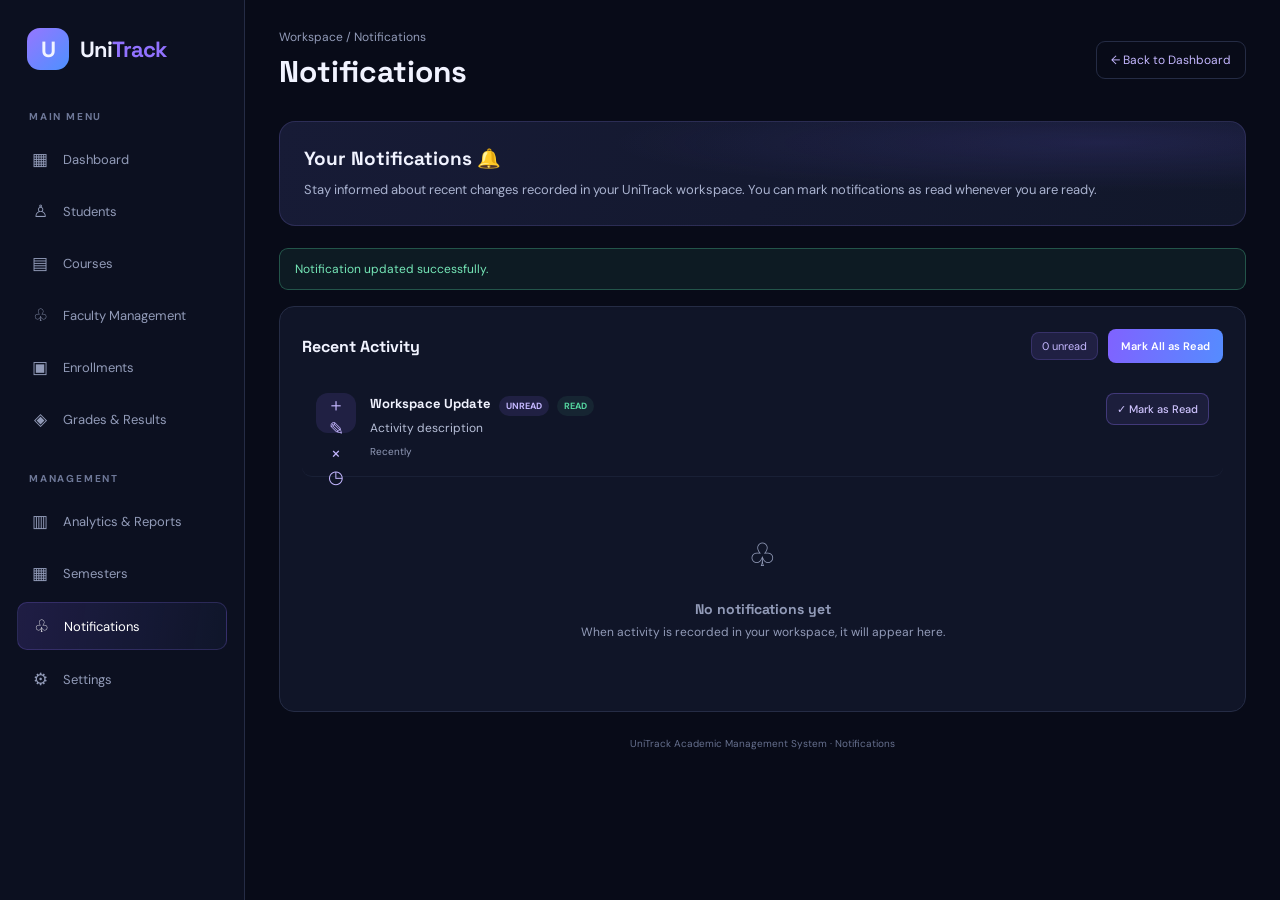
<file: notifications.html>
<!DOCTYPE html>
<html lang="en" xmlns:th="http://www.thymeleaf.org">
<head>
    <meta charset="UTF-8">
    <meta name="viewport" content="width=device-width, initial-scale=1.0">
    <title>UniTrack | Notifications</title>

    <link href="https://fonts.googleapis.com/css2?family=DM+Sans:wght@400;500;600;700&family=Space+Grotesk:wght@400;500;600;700&display=swap" rel="stylesheet">

    <style>
        :root {
            --bg: #080b18;
            --panel: #101528;
            --border: #252c45;
            --text: #f1f3ff;
            --muted: #929bb8;
            --purple: #9272ff;
            --blue: #55a4ff;
            --green: #55d6a0;
        }

        * { box-sizing: border-box; margin: 0; padding: 0; }

        body {
            background: var(--bg);
            color: var(--text);
            font-family: 'DM Sans', sans-serif;
            min-height: 100vh;
        }

        a { text-decoration: none; }

        .layout { display: flex; min-height: 100vh; }

        .sidebar {
            width: 245px;
            flex-shrink: 0;
            padding: 28px 17px;
            background: #0c1020;
            border-right: 1px solid var(--border);
        }

        .brand {
            padding: 0 10px;
            margin-bottom: 40px;
            display: flex;
            align-items: center;
            gap: 11px;
        }

        .brand-icon {
            width: 42px;
            height: 42px;
            display: grid;
            place-items: center;
            border-radius: 13px;
            background: linear-gradient(135deg, #9676ff, #4d91ff);
            font-size: 22px;
            font-weight: 700;
        }

        .brand-name {
            font: 700 22px 'Space Grotesk', sans-serif;
            letter-spacing: -1px;
        }

        .brand-name span { color: var(--purple); }

        .menu-label {
            color: #6e7898;
            font-size: 10px;
            letter-spacing: 1.8px;
            font-weight: 700;
            padding: 0 12px;
            margin-bottom: 13px;
        }

        .nav { display: flex; flex-direction: column; gap: 6px; }

        .nav a {
            display: flex;
            align-items: center;
            gap: 13px;
            padding: 12px 13px;
            border-radius: 10px;
            color: var(--muted);
            font-size: 13px;
            transition: .2s;
        }

        .nav a:hover, .nav a.active {
            color: white;
            background: linear-gradient(100deg, #8062ff2a, #558cff0c);
        }

        .nav a.active { border: 1px solid #9272ff35; }

        .nav-icon { width: 20px; text-align: center; font-size: 17px; }

        .main {
            flex: 1;
            min-width: 0;
            padding: 29px 34px;
        }

        .topbar {
            display: flex;
            justify-content: space-between;
            align-items: center;
            gap: 15px;
            margin-bottom: 30px;
        }

        .breadcrumb { color: var(--muted); font-size: 12px; margin-bottom: 7px; }

        h1, h2, h3 { font-family: 'Space Grotesk', sans-serif; }

        h1 { font-size: clamp(24px, 3vw, 30px); }

        .back-link {
            color: #c4b7ff;
            border: 1px solid var(--border);
            padding: 10px 14px;
            border-radius: 9px;
            font-size: 12px;
        }

        .intro {
            padding: 24px;
            margin-bottom: 22px;
            border: 1px solid #5e57a050;
            border-radius: 16px;
            background: radial-gradient(ellipse at 85% 20%, #6556d42c, transparent 42%), linear-gradient(110deg, #171b36, #11172a);
        }

        .intro h2 { font-size: 19px; margin-bottom: 8px; }

        .intro p {
            color: #aab3d0;
            font-size: 13px;
            line-height: 1.7;
        }

        .panel {
            background: var(--panel);
            border: 1px solid var(--border);
            border-radius: 15px;
            padding: 22px;
        }

        .panel-header {
            display: flex;
            justify-content: space-between;
            align-items: center;
            gap: 12px;
            flex-wrap: wrap;
            margin-bottom: 12px;
        }

        .panel-header h2 { font-size: 16px; }

        .count {
            color: #c4b7ff;
            font-size: 11px;
            background: #9272ff20;
            border: 1px solid #9272ff35;
            padding: 6px 10px;
            border-radius: 8px;
        }

        .notice {
            display: flex;
            align-items: flex-start;
            gap: 14px;
            padding: 18px 14px;
            border-bottom: 1px solid #252c457a;
            border-radius: 10px;
            margin-bottom: 5px;
        }

        .notice:last-child { border-bottom: none; }

        .notice.unread {
            background: #9272ff0d;
            border: 1px solid #9272ff40;
        }

        .notice.read { opacity: .78; }

        .notice-icon {
            width: 40px;
            height: 40px;
            flex-shrink: 0;
            display: grid;
            place-items: center;
            border-radius: 12px;
            background: #9272ff20;
            color: #c4b7ff;
            font-size: 18px;
        }

        .notice-icon.added { background: #55d6a020; color: var(--green); }
        .notice-icon.updated { background: #55a4ff20; color: var(--blue); }
        .notice-icon.deleted { background: #ff777720; color: #ff9999; }

        .notice-content { min-width: 0; flex: 1; }

        .notice-title-row {
            display: flex;
            align-items: center;
            flex-wrap: wrap;
            gap: 8px;
        }

        .notice-content h3 { font-size: 13px; margin: 2px 0 6px; }

        .notice-content p {
            color: #b7bfd8;
            font-size: 12px;
            line-height: 1.7;
            overflow-wrap: anywhere;
        }

        .notice-content small {
            display: block;
            color: var(--muted);
            font-size: 10px;
            margin-top: 7px;
        }

        .status {
            font-size: 9px;
            border-radius: 20px;
            padding: 4px 7px;
            font-weight: 700;
        }

        .status.unread-status {
            background: #9272ff20;
            color: #c4b7ff;
        }

        .status.read-status {
            background: #55d6a015;
            color: var(--green);
        }

        .notice-actions {
            display: flex;
            align-items: center;
            flex-shrink: 0;
        }

        .action-button {
            background: #9272ff18;
            color: #cfc4ff;
            border: 1px solid #9272ff50;
            border-radius: 8px;
            padding: 8px 10px;
            font: 500 11px 'DM Sans', sans-serif;
            cursor: pointer;
            transition: .2s;
        }

        .action-button:hover {
            background: #9272ff30;
        }

        .mark-all-button {
            background: linear-gradient(100deg, #8062ff, #558cff);
            color: white;
            border: none;
            border-radius: 8px;
            padding: 10px 13px;
            font: 600 11px 'DM Sans', sans-serif;
            cursor: pointer;
        }

        .mark-all-button:hover { opacity: .9; }

        .success-message {
            background: #55d6a014;
            border: 1px solid #55d6a050;
            color: #75e7b7;
            padding: 12px 15px;
            border-radius: 9px;
            font-size: 12px;
            margin-bottom: 16px;
        }

        .empty {
            text-align: center;
            padding: 45px 15px;
            color: var(--muted);
            font-size: 12px;
            line-height: 1.8;
        }

        .empty-icon { font-size: 32px; margin-bottom: 12px; }

        .footer {
            text-align: center;
            color: #66708e;
            font-size: 10px;
            padding: 25px 0 8px;
        }

        @media (max-width: 800px) {
            .sidebar { width: 190px; }
            .main { padding: 22px 17px; }
        }

        @media (max-width: 600px) {
            .layout { display: block; }
            .sidebar { width: 100%; padding: 15px; }
            .brand { margin-bottom: 18px; }
            .nav { display: grid; grid-template-columns: 1fr 1fr; }
            .menu-label { margin-top: 12px; }
            .main { padding: 20px 14px; }
            .panel { padding: 16px; }
            .topbar { align-items: flex-start; }
            .notice { flex-wrap: wrap; }
            .notice-actions { width: 100%; padding-left: 54px; }
        }
    </style>
    <link rel="stylesheet" th:href="@{/css/unitrack-theme.css}">
</head>

<body>
<div class="layout">

    <aside class="sidebar">
        <div class="brand">
            <div class="brand-icon">U</div>
            <div class="brand-name">Uni<span>Track</span></div>
        </div>

        <div class="menu-label">MAIN MENU</div>
        <nav class="nav">
            <a href="/"><span class="nav-icon">▦</span>Dashboard</a>
            <a href="/students"><span class="nav-icon">♙</span>Students</a>
            <a href="/courses"><span class="nav-icon">▤</span>Courses</a>
            <a href="/faculty"><span class="nav-icon">♧</span>Faculty Management</a>
            <a href="/enrollments"><span class="nav-icon">▣</span>Enrollments</a>
            <a href="/grades"><span class="nav-icon">◈</span>Grades &amp; Results</a>
        </nav>

        <div class="menu-label" style="margin-top:30px">MANAGEMENT</div>
        <nav class="nav">
            <a href="/analytics"><span class="nav-icon">▥</span>Analytics &amp; Reports</a>
            <a href="/semesters"><span class="nav-icon">▦</span>Semesters</a>
            <a href="/notifications" class="active">
                <span class="nav-icon">♧</span>Notifications
            </a>
            <a href="/settings"><span class="nav-icon">⚙</span>Settings</a>
        </nav>
    </aside>

    <main class="main">
        <header class="topbar">
            <div>
                <div class="breadcrumb">Workspace / Notifications</div>
                <h1>Notifications</h1>
            </div>
            <a href="/" class="back-link">← Back to Dashboard</a>
        </header>

        <section class="intro">
            <h2>Your Notifications 🔔</h2>
            <p>Stay informed about recent changes recorded in your UniTrack workspace. You can mark notifications as read whenever you are ready.</p>
        </section>

        <div class="success-message"
             th:if="${successMessage}"
             th:text="${successMessage}">
            Notification updated successfully.
        </div>

        <section class="panel">
            <div class="panel-header">
                <h2>Recent Activity</h2>

                <div style="display:flex;align-items:center;gap:10px;flex-wrap:wrap;">
                    <span class="count"
                          th:text="${notificationCount} + ' unread'">
                        0 unread
                    </span>

                    <form th:if="${notificationCount > 0}"
                          th:action="@{/notifications/read-all}"
                          method="post">
                        <button class="mark-all-button" type="submit">
                            Mark All as Read
                        </button>
                    </form>
                </div>
            </div>

            <div>
                <article class="notice"
                         th:each="notification : ${notifications}"
                         th:classappend="${notification.readStatus ? ' read' : ' unread'}">

                    <div class="notice-icon"
                         th:classappend="${notification.activityType == 'STUDENT_ADDED' ? ' added' : (notification.activityType == 'STUDENT_UPDATED' ? ' updated' : (notification.activityType == 'STUDENT_DELETED' ? ' deleted' : ''))}">

                        <span th:if="${notification.activityType == 'STUDENT_ADDED'}">＋</span>
                        <span th:if="${notification.activityType == 'STUDENT_UPDATED'}">✎</span>
                        <span th:if="${notification.activityType == 'STUDENT_DELETED'}">×</span>
                        <span th:if="${notification.activityType != 'STUDENT_ADDED' and notification.activityType != 'STUDENT_UPDATED' and notification.activityType != 'STUDENT_DELETED'}">◷</span>
                    </div>

                    <div class="notice-content">
                        <div class="notice-title-row">
                            <h3 th:text="${notification.activityType == 'STUDENT_ADDED' ? 'Student Added' : (notification.activityType == 'STUDENT_UPDATED' ? 'Student Updated' : (notification.activityType == 'STUDENT_DELETED' ? 'Student Deleted' : 'Workspace Update'))}">
                                Workspace Update
                            </h3>

                            <span class="status unread-status"
                                  th:if="${!notification.readStatus}">
                                UNREAD
                            </span>

                            <span class="status read-status"
                                  th:if="${notification.readStatus}">
                                READ
                            </span>
                        </div>

                        <p th:text="${notification.description}">
                            Activity description
                        </p>

                        <small th:text="${T(com.unitrack.activity.ActivityTime).format(notification.createdAt)}">
                            Recently
                        </small>
                    </div>

                    <div class="notice-actions"
                         th:if="${!notification.readStatus}">
                        <form th:action="@{/notifications/read/{id}(id=${notification.id})}"
                              method="post">
                            <button class="action-button" type="submit">
                                ✓ Mark as Read
                            </button>
                        </form>
                    </div>
                </article>

                <div th:if="${#lists.isEmpty(notifications)}" class="empty">
                    <div class="empty-icon">♧</div>
                    <h3>No notifications yet</h3>
                    <p>When activity is recorded in your workspace, it will appear here.</p>
                </div>
            </div>
        </section>

        <footer class="footer">
            UniTrack Academic Management System · Notifications
        </footer>
    </main>
</div>
</body>
</html>
</file>
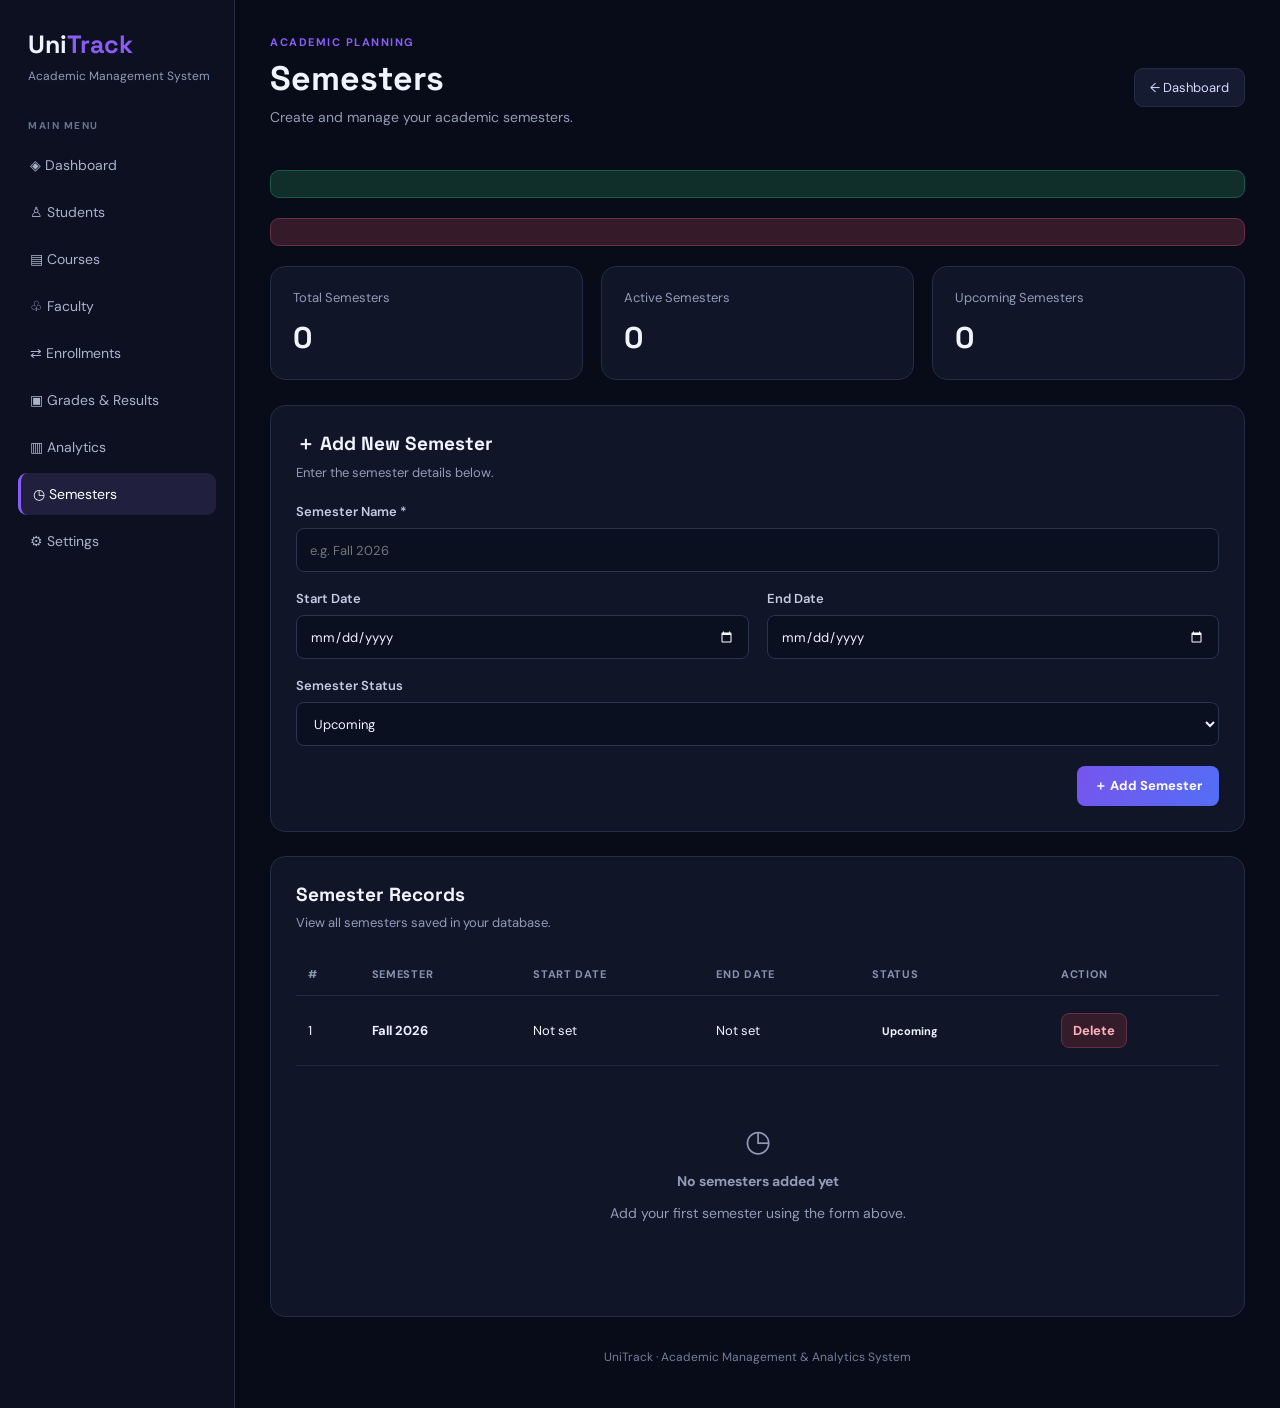
<file: semesters.html>
<!DOCTYPE html>
<html lang="en" xmlns:th="http://www.thymeleaf.org">
<head>
    <meta charset="UTF-8">
    <meta name="viewport" content="width=device-width, initial-scale=1.0">
    <title>Semesters | UniTrack</title>

    <link href="https://fonts.googleapis.com/css2?family=DM+Sans:wght@400;500;600;700&family=Space+Grotesk:wght@500;600;700&display=swap" rel="stylesheet">

    <style>
        :root {
            --bg: #080b18;
            --panel: #101528;
            --panel2: #151b31;
            --border: #252d46;
            --text: #f1f4ff;
            --muted: #929bb8;
            --purple: #8b5cf6;
            --blue: #5393ff;
            --green: #34d399;
            --red: #fb7185;
        }

        * {
            box-sizing: border-box;
        }

        body {
            margin: 0;
            min-height: 100vh;
            background: var(--bg);
            color: var(--text);
            font-family: 'DM Sans', sans-serif;
        }

        .layout {
            display: flex;
            min-height: 100vh;
        }

        .sidebar {
            width: 235px;
            flex-shrink: 0;
            padding: 28px 18px;
            background: #0c1021;
            border-right: 1px solid var(--border);
        }

        .brand {
            font-family: 'Space Grotesk', sans-serif;
            font-size: 25px;
            font-weight: 700;
            margin: 0 0 8px 10px;
        }

        .brand span {
            color: var(--purple);
        }

        .brand-subtitle {
            margin: 0 0 35px 10px;
            font-size: 12px;
            color: var(--muted);
        }

        .nav-label {
            color: #697492;
            font-size: 10px;
            font-weight: 700;
            letter-spacing: 1.5px;
            margin: 25px 10px 12px;
        }

        .nav-link {
            display: flex;
            align-items: center;
            gap: 12px;
            padding: 12px;
            margin: 5px 0;
            border-radius: 9px;
            color: #aab3ce;
            text-decoration: none;
            font-size: 14px;
            transition: .2s;
        }

        .nav-link:hover,
        .nav-link.active {
            color: white;
            background: #20203e;
        }

        .nav-link.active {
            border-left: 3px solid var(--purple);
        }

        .main {
            flex: 1;
            min-width: 0;
            padding: 35px;
        }

        .topbar {
            display: flex;
            justify-content: space-between;
            align-items: center;
            gap: 20px;
            margin-bottom: 30px;
        }

        .eyebrow {
            color: var(--purple);
            font-size: 11px;
            font-weight: 700;
            letter-spacing: 1.5px;
            text-transform: uppercase;
            margin-bottom: 8px;
        }

        h1, h2 {
            font-family: 'Space Grotesk', sans-serif;
            margin: 0;
        }

        h1 {
            font-size: clamp(25px, 3vw, 34px);
        }

        .subtitle {
            color: var(--muted);
            font-size: 14px;
            margin-top: 8px;
        }

        .back-link {
            display: inline-block;
            text-decoration: none;
            color: #d8d9ff;
            background: var(--panel2);
            border: 1px solid var(--border);
            padding: 10px 15px;
            border-radius: 9px;
            font-size: 13px;
            white-space: nowrap;
        }

        .back-link:hover {
            border-color: var(--purple);
        }

        .stats {
            display: grid;
            grid-template-columns: repeat(3, minmax(0, 1fr));
            gap: 18px;
            margin-bottom: 25px;
        }

        .stat-card, .panel {
            background: var(--panel);
            border: 1px solid var(--border);
            border-radius: 15px;
        }

        .stat-card {
            padding: 22px;
        }

        .stat-label {
            font-size: 13px;
            color: var(--muted);
        }

        .stat-value {
            font-family: 'Space Grotesk', sans-serif;
            font-size: 30px;
            font-weight: 700;
            margin-top: 12px;
        }

        .panel {
            padding: 25px;
            margin-bottom: 24px;
        }

        .panel-heading {
            margin-bottom: 22px;
        }

        .panel-heading h2 {
            font-size: 19px;
        }

        .panel-heading p {
            margin: 7px 0 0;
            color: var(--muted);
            font-size: 13px;
        }

        .form-grid {
            display: grid;
            grid-template-columns: repeat(2, minmax(0, 1fr));
            gap: 18px;
        }

        .field {
            display: flex;
            flex-direction: column;
            gap: 8px;
        }

        .field.full {
            grid-column: 1 / -1;
        }

        label {
            color: #c5cce1;
            font-size: 13px;
            font-weight: 600;
        }

        input, select {
            width: 100%;
            min-height: 44px;
            padding: 11px 13px;
            color: var(--text);
            background: #0b1021;
            border: 1px solid #2a3350;
            border-radius: 8px;
            font-family: inherit;
            font-size: 13px;
            outline: none;
        }

        input:focus, select:focus {
            border-color: var(--purple);
            box-shadow: 0 0 0 3px #8b5cf620;
        }

        input[type="date"]::-webkit-calendar-picker-indicator {
            cursor: pointer;
            filter: invert(1);
        }

        .form-actions {
            display: flex;
            justify-content: flex-end;
            margin-top: 20px;
        }

        .btn {
            border: 0;
            border-radius: 8px;
            padding: 11px 17px;
            cursor: pointer;
            font-family: inherit;
            font-size: 13px;
            font-weight: 700;
            text-decoration: none;
            display: inline-flex;
            justify-content: center;
            align-items: center;
        }

        .btn-primary {
            color: white;
            background: linear-gradient(110deg, #7655ed, #536ef5);
        }

        .btn-primary:hover {
            filter: brightness(1.12);
        }

        .btn-delete {
            color: #ffb0bd;
            background: #351c2b;
            border: 1px solid #653044;
            padding: 8px 11px;
        }

        .btn-delete:hover {
            background: #512035;
        }

        .alert {
            padding: 13px 16px;
            border-radius: 9px;
            margin-bottom: 20px;
            font-size: 13px;
        }

        .alert.success {
            background: #102f2a;
            color: #83f1cb;
            border: 1px solid #1d5949;
        }

        .alert.error {
            background: #351b29;
            color: #ffb0bd;
            border: 1px solid #653044;
        }

        .table-wrap {
            width: 100%;
            overflow-x: auto;
        }

        table {
            width: 100%;
            border-collapse: collapse;
            white-space: nowrap;
        }

        th {
            color: #8792b0;
            font-size: 11px;
            text-transform: uppercase;
            letter-spacing: .7px;
            text-align: left;
            padding: 14px 12px;
            border-bottom: 1px solid var(--border);
        }

        td {
            padding: 17px 12px;
            font-size: 13px;
            border-bottom: 1px solid #202840;
        }

        tbody tr:last-child td {
            border-bottom: none;
        }

        tbody tr:hover {
            background: #151b2e;
        }

        .semester-name {
            font-weight: 700;
            color: #eef0ff;
        }

        .status {
            display: inline-block;
            padding: 6px 10px;
            border-radius: 20px;
            font-size: 11px;
            font-weight: 700;
        }

        .status-active {
            color: #7df0c2;
            background: #12382f;
        }

        .status-upcoming {
            color: #b8c7ff;
            background: #202c4d;
        }

        .status-completed {
            color: #d1d5e6;
            background: #2a3041;
        }

        .empty {
            text-align: center;
            padding: 38px 15px;
            color: var(--muted);
            font-size: 14px;
        }

        .empty-icon {
            font-size: 30px;
            margin-bottom: 12px;
        }

        .footer-note {
            color: #737e9d;
            font-size: 12px;
            text-align: center;
            padding: 8px;
        }

        @media (max-width: 900px) {
            .sidebar {
                width: 190px;
            }

            .main {
                padding: 25px 20px;
            }

            .stats {
                gap: 12px;
            }
        }

        @media (max-width: 650px) {
            .layout {
                display: block;
            }

            .sidebar {
                width: 100%;
                padding: 15px;
                border-right: 0;
                border-bottom: 1px solid var(--border);
            }

            .brand {
                margin-bottom: 4px;
            }

            .brand-subtitle, .nav-label {
                display: none;
            }

            .sidebar nav {
                display: flex;
                gap: 5px;
                overflow-x: auto;
                margin-top: 14px;
            }

            .nav-link {
                white-space: nowrap;
                margin: 0;
                padding: 9px 11px;
            }

            .main {
                padding: 22px 14px;
            }

            .topbar {
                align-items: flex-start;
            }

            .stats {
                grid-template-columns: 1fr;
            }

            .form-grid {
                grid-template-columns: 1fr;
            }

            .field.full {
                grid-column: auto;
            }

            .panel {
                padding: 18px 14px;
            }
        }
    </style>
    <link rel="stylesheet" th:href="@{/css/unitrack-theme.css}">
</head>

<body>
<div class="layout">

    <aside class="sidebar">
        <div class="brand">Uni<span>Track</span></div>
        <p class="brand-subtitle">Academic Management System</p>

        <div class="nav-label">MAIN MENU</div>
        <nav>
            <a class="nav-link" th:href="@{/}">◈ Dashboard</a>
            <a class="nav-link" th:href="@{/students}">♙ Students</a>
            <a class="nav-link" th:href="@{/courses}">▤ Courses</a>
            <a class="nav-link" th:href="@{/faculty}">♧ Faculty</a>
            <a class="nav-link" th:href="@{/enrollments}">⇄ Enrollments</a>
            <a class="nav-link" th:href="@{/grades}">▣ Grades &amp; Results</a>
            <a class="nav-link" th:href="@{/analytics}">▥ Analytics</a>
            <a class="nav-link active" th:href="@{/semesters}">◷ Semesters</a>
            <a class="nav-link" th:href="@{/settings}">⚙ Settings</a>
        </nav>
    </aside>

    <main class="main">

        <header class="topbar">
            <div>
                <div class="eyebrow">Academic Planning</div>
                <h1>Semesters</h1>
                <p class="subtitle">Create and manage your academic semesters.</p>
            </div>
            <a class="back-link" th:href="@{/}">← Dashboard</a>
        </header>

        <div th:if="${successMessage}" class="alert success"
             th:text="${successMessage}"></div>

        <div th:if="${errorMessage}" class="alert error"
             th:text="${errorMessage}"></div>

        <section class="stats">
            <div class="stat-card">
                <div class="stat-label">Total Semesters</div>
                <div class="stat-value" th:text="${totalSemesters}">0</div>
            </div>

            <div class="stat-card">
                <div class="stat-label">Active Semesters</div>
                <div class="stat-value"
                     th:text="${#lists.size(semesters.?[status == 'Active'])}">0</div>
            </div>

            <div class="stat-card">
                <div class="stat-label">Upcoming Semesters</div>
                <div class="stat-value"
                     th:text="${#lists.size(semesters.?[status == 'Upcoming'])}">0</div>
            </div>
        </section>

        <section class="panel">
            <div class="panel-heading">
                <h2>＋ Add New Semester</h2>
                <p>Enter the semester details below.</p>
            </div>

            <form th:action="@{/semesters}" th:object="${semester}" method="post">
                <div class="form-grid">

                    <div class="field full">
                        <label for="semesterName">Semester Name *</label>
                        <input type="text"
                               id="semesterName"
                               th:field="*{semesterName}"
                               placeholder="e.g. Fall 2026"
                               maxlength="100"
                               required>
                    </div>

                    <div class="field">
                        <label for="startDate">Start Date</label>
                        <input type="date" id="startDate" th:field="*{startDate}">
                    </div>

                    <div class="field">
                        <label for="endDate">End Date</label>
                        <input type="date" id="endDate" th:field="*{endDate}">
                    </div>

                    <div class="field full">
                        <label for="status">Semester Status</label>
                        <select id="status" th:field="*{status}">
                            <option value="Upcoming">Upcoming</option>
                            <option value="Active">Active</option>
                            <option value="Completed">Completed</option>
                        </select>
                    </div>

                </div>

                <div class="form-actions">
                    <button type="submit" class="btn btn-primary">＋ Add Semester</button>
                </div>
            </form>
        </section>

        <section class="panel">
            <div class="panel-heading">
                <h2>Semester Records</h2>
                <p>View all semesters saved in your database.</p>
            </div>

            <div class="table-wrap">
                <table>
                    <thead>
                    <tr>
                        <th>#</th>
                        <th>Semester</th>
                        <th>Start Date</th>
                        <th>End Date</th>
                        <th>Status</th>
                        <th>Action</th>
                    </tr>
                    </thead>

                    <tbody>
                    <tr th:each="item, iter : ${semesters}">
                        <td th:text="${iter.count}">1</td>

                        <td class="semester-name"
                            th:text="${item.semesterName}">Fall 2026</td>

                        <td th:text="${item.startDate != null ? item.startDate : 'Not set'}">
                            Not set
                        </td>

                        <td th:text="${item.endDate != null ? item.endDate : 'Not set'}">
                            Not set
                        </td>

                        <td>
                            <span class="status"
                                  th:classappend="${item.status == 'Active' ? ' status-active' : (item.status == 'Completed' ? ' status-completed' : ' status-upcoming')}"
                                  th:text="${item.status}">Upcoming</span>
                        </td>

                        <td>
                            <form th:action="@{/semesters/delete/{id}(id=${item.id})}"
                                  method="post"
                                  onsubmit="return confirm('Are you sure you want to delete this semester?');">
                                <button type="submit" class="btn btn-delete">Delete</button>
                            </form>
                        </td>
                    </tr>

                    <tr th:if="${#lists.isEmpty(semesters)}">
                        <td colspan="6">
                            <div class="empty">
                                <div class="empty-icon">◷</div>
                                <strong>No semesters added yet</strong>
                                <p>Add your first semester using the form above.</p>
                            </div>
                        </td>
                    </tr>
                    </tbody>
                </table>
            </div>
        </section>

        <div class="footer-note">UniTrack · Academic Management &amp; Analytics System</div>

    </main>
</div>
</body>
</html>
</file>
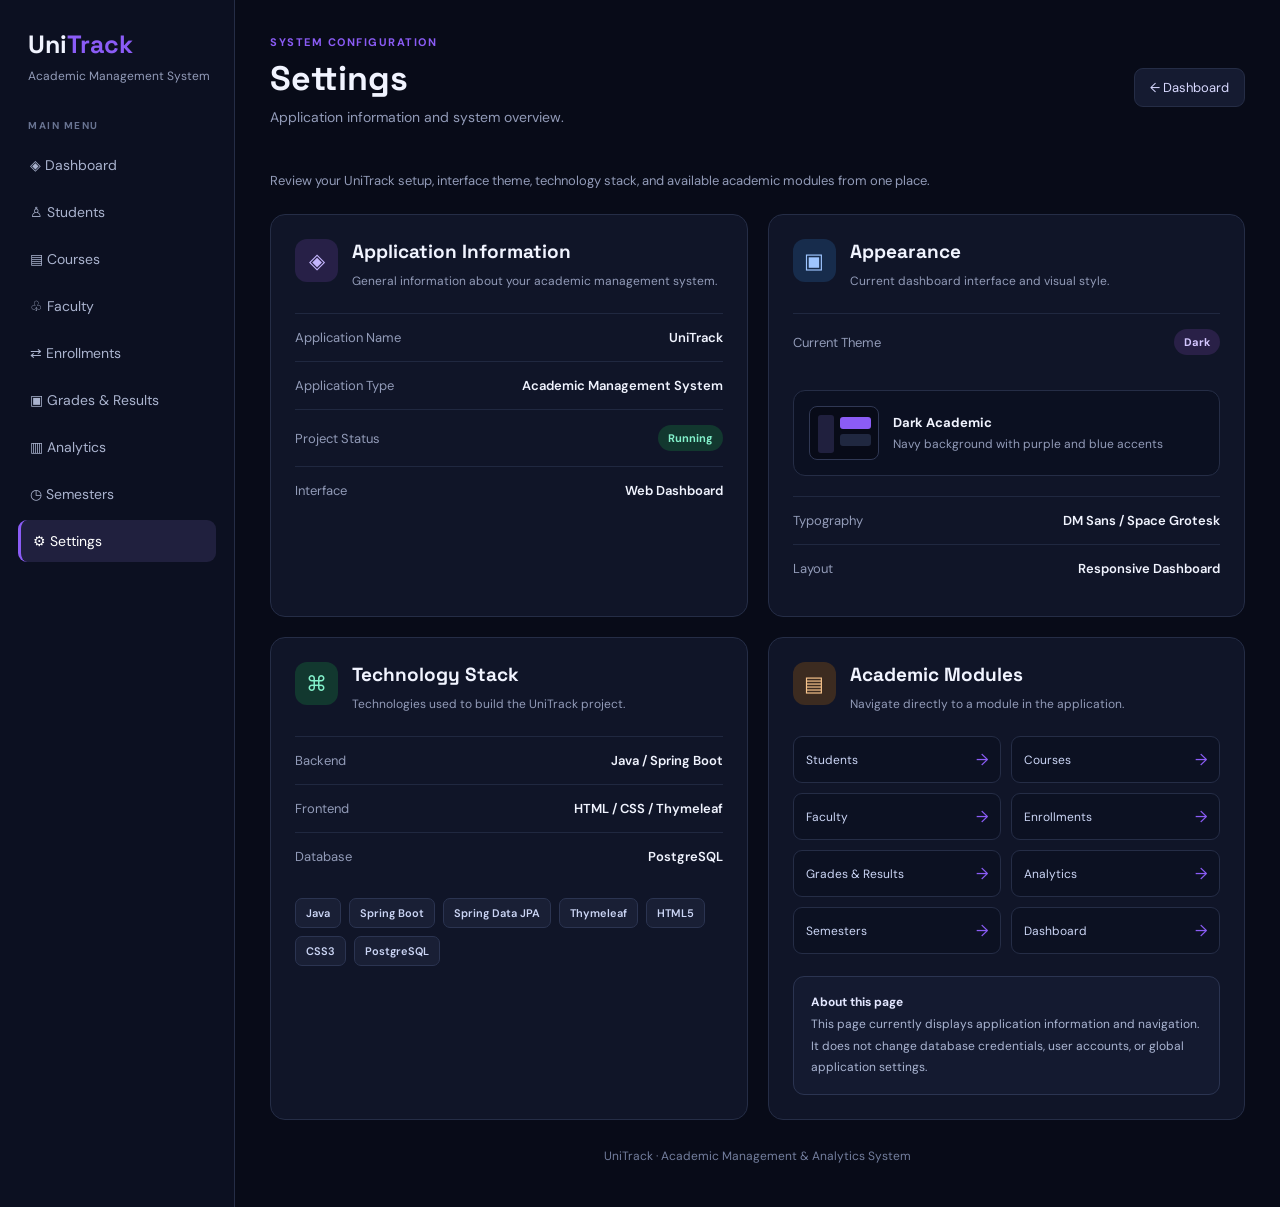
<file: settings.html>
<!DOCTYPE html>
<html lang="en" xmlns:th="http://www.thymeleaf.org">
<head>
    <meta charset="UTF-8">
    <meta name="viewport" content="width=device-width, initial-scale=1.0">
    <title>Settings | UniTrack</title>

    <link href="https://fonts.googleapis.com/css2?family=DM+Sans:wght@400;500;600;700&family=Space+Grotesk:wght@500;600;700&display=swap" rel="stylesheet">

    <style>
        :root {
            --bg: #080b18;
            --panel: #101528;
            --panel2: #151b31;
            --border: #252d46;
            --text: #f1f4ff;
            --muted: #929bb8;
            --purple: #8b5cf6;
            --blue: #5393ff;
            --green: #34d399;
        }

        * {
            box-sizing: border-box;
        }

        body {
            margin: 0;
            min-height: 100vh;
            background: var(--bg);
            color: var(--text);
            font-family: 'DM Sans', sans-serif;
        }

        .layout {
            display: flex;
            min-height: 100vh;
        }

        .sidebar {
            width: 235px;
            flex-shrink: 0;
            padding: 28px 18px;
            background: #0c1021;
            border-right: 1px solid var(--border);
        }

        .brand {
            font-family: 'Space Grotesk', sans-serif;
            font-size: 25px;
            font-weight: 700;
            margin: 0 0 8px 10px;
        }

        .brand span {
            color: var(--purple);
        }

        .brand-subtitle {
            margin: 0 0 35px 10px;
            font-size: 12px;
            color: var(--muted);
        }

        .nav-label {
            color: #697492;
            font-size: 10px;
            font-weight: 700;
            letter-spacing: 1.5px;
            margin: 25px 10px 12px;
        }

        .nav-link {
            display: flex;
            align-items: center;
            gap: 12px;
            padding: 12px;
            margin: 5px 0;
            border-radius: 9px;
            color: #aab3ce;
            text-decoration: none;
            font-size: 14px;
            transition: .2s;
        }

        .nav-link:hover,
        .nav-link.active {
            color: white;
            background: #20203e;
        }

        .nav-link.active {
            border-left: 3px solid var(--purple);
        }

        .main {
            flex: 1;
            min-width: 0;
            padding: 35px;
        }

        .topbar {
            display: flex;
            justify-content: space-between;
            align-items: center;
            gap: 20px;
            margin-bottom: 30px;
        }

        .eyebrow {
            color: var(--purple);
            font-size: 11px;
            font-weight: 700;
            letter-spacing: 1.5px;
            text-transform: uppercase;
            margin-bottom: 8px;
        }

        h1, h2, h3 {
            font-family: 'Space Grotesk', sans-serif;
            margin-top: 0;
        }

        h1 {
            margin-bottom: 0;
            font-size: clamp(25px, 3vw, 34px);
        }

        h2 {
            margin-bottom: 8px;
            font-size: 19px;
        }

        .subtitle {
            color: var(--muted);
            font-size: 14px;
            margin-top: 8px;
        }

        .back-link {
            display: inline-block;
            text-decoration: none;
            color: #d8d9ff;
            background: var(--panel2);
            border: 1px solid var(--border);
            padding: 10px 15px;
            border-radius: 9px;
            font-size: 13px;
            white-space: nowrap;
        }

        .back-link:hover {
            border-color: var(--purple);
        }

        .section-intro {
            color: var(--muted);
            font-size: 13px;
            margin: 0 0 22px;
            line-height: 1.7;
        }

        .settings-grid {
            display: grid;
            grid-template-columns: repeat(2, minmax(0, 1fr));
            gap: 20px;
        }

        .panel {
            background: var(--panel);
            border: 1px solid var(--border);
            border-radius: 15px;
            padding: 24px;
            min-width: 0;
        }

        .panel-heading {
            display: flex;
            align-items: flex-start;
            gap: 14px;
            margin-bottom: 22px;
        }

        .icon {
            width: 43px;
            height: 43px;
            flex-shrink: 0;
            display: grid;
            place-items: center;
            border-radius: 12px;
            background: #272047;
            color: #c4b5fd;
            font-size: 21px;
        }

        .icon.blue {
            background: #172c4c;
            color: #9ec5ff;
        }

        .icon.green {
            background: #12382f;
            color: #83f1cb;
        }

        .icon.orange {
            background: #3c2b20;
            color: #f9c58d;
        }

        .panel-heading p {
            color: var(--muted);
            font-size: 12px;
            line-height: 1.6;
            margin: 0;
        }

        .info-row {
            display: flex;
            justify-content: space-between;
            align-items: center;
            gap: 12px;
            padding: 15px 0;
            border-top: 1px solid #202840;
        }

        .info-label {
            color: var(--muted);
            font-size: 13px;
        }

        .info-value {
            font-size: 13px;
            font-weight: 600;
            text-align: right;
            overflow-wrap: anywhere;
        }

        .pill {
            display: inline-block;
            padding: 6px 10px;
            border-radius: 20px;
            font-size: 11px;
            font-weight: 700;
        }

        .pill.green {
            color: #83f1cb;
            background: #12382f;
        }

        .pill.purple {
            color: #d4c6ff;
            background: #292047;
        }

        .pill.blue {
            color: #b8d5ff;
            background: #1a2d4c;
        }

        .theme-preview {
            display: flex;
            align-items: center;
            gap: 14px;
            margin: 20px 0;
            padding: 15px;
            border: 1px solid var(--border);
            border-radius: 12px;
            background: #0b1021;
        }

        .preview-swatch {
            width: 70px;
            height: 54px;
            border-radius: 8px;
            background: #080b18;
            border: 1px solid #303854;
            position: relative;
            overflow: hidden;
        }

        .preview-swatch::before {
            content: "";
            position: absolute;
            left: 8px;
            top: 8px;
            width: 16px;
            height: 38px;
            background: #20203e;
            border-radius: 3px;
        }

        .preview-swatch::after {
            content: "";
            position: absolute;
            left: 30px;
            top: 10px;
            width: 31px;
            height: 12px;
            background: #8b5cf6;
            border-radius: 3px;
            box-shadow: 0 17px 0 #202840;
        }

        .preview-title {
            font-size: 13px;
            font-weight: 700;
            margin-bottom: 5px;
        }

        .preview-subtitle {
            font-size: 12px;
            color: var(--muted);
        }

        .tech-list {
            display: flex;
            flex-wrap: wrap;
            gap: 8px;
            margin-top: 18px;
        }

        .tech {
            padding: 7px 10px;
            color: #cbd5f5;
            background: #191f35;
            border: 1px solid #2b3451;
            border-radius: 7px;
            font-size: 11px;
            font-weight: 600;
        }

        .module-list {
            display: grid;
            grid-template-columns: repeat(2, minmax(0, 1fr));
            gap: 10px;
            margin-top: 18px;
        }

        .module-link {
            display: flex;
            align-items: center;
            justify-content: space-between;
            gap: 8px;
            padding: 12px;
            background: #0c1122;
            border: 1px solid var(--border);
            border-radius: 9px;
            color: #cbd5f5;
            text-decoration: none;
            font-size: 12px;
            transition: .2s;
        }

        .module-link:hover {
            border-color: var(--purple);
            background: #17182f;
        }

        .arrow {
            color: var(--purple);
            font-size: 16px;
        }

        .notice {
            margin-top: 22px;
            padding: 15px 17px;
            background: #141a30;
            border: 1px solid #2b3451;
            border-radius: 11px;
            color: #aab5d2;
            font-size: 12px;
            line-height: 1.8;
        }

        .notice strong {
            color: #e3e7ff;
        }

        .footer {
            text-align: center;
            color: #737e9d;
            font-size: 12px;
            padding: 28px 0 8px;
        }

        @media (max-width: 1000px) {
            .settings-grid {
                grid-template-columns: 1fr;
            }
        }

        @media (max-width: 650px) {
            .layout {
                display: block;
            }

            .sidebar {
                width: 100%;
                padding: 15px;
                border-right: 0;
                border-bottom: 1px solid var(--border);
            }

            .brand {
                margin-bottom: 4px;
            }

            .brand-subtitle,
            .nav-label {
                display: none;
            }

            .sidebar nav {
                display: flex;
                gap: 5px;
                overflow-x: auto;
                margin-top: 14px;
            }

            .nav-link {
                white-space: nowrap;
                margin: 0;
                padding: 9px 11px;
            }

            .main {
                padding: 22px 14px;
            }

            .topbar {
                align-items: flex-start;
            }

            .panel {
                padding: 18px;
            }

            .module-list {
                grid-template-columns: 1fr;
            }
        }
    </style>
    <link rel="stylesheet" th:href="@{/css/unitrack-theme.css}">
</head>

<body>
<div class="layout">

    <aside class="sidebar">
        <div class="brand">Uni<span>Track</span></div>
        <p class="brand-subtitle">Academic Management System</p>

        <div class="nav-label">MAIN MENU</div>
        <nav>
            <a class="nav-link" th:href="@{/}">◈ Dashboard</a>
            <a class="nav-link" th:href="@{/students}">♙ Students</a>
            <a class="nav-link" th:href="@{/courses}">▤ Courses</a>
            <a class="nav-link" th:href="@{/faculty}">♧ Faculty</a>
            <a class="nav-link" th:href="@{/enrollments}">⇄ Enrollments</a>
            <a class="nav-link" th:href="@{/grades}">▣ Grades &amp; Results</a>
            <a class="nav-link" th:href="@{/analytics}">▥ Analytics</a>
            <a class="nav-link" th:href="@{/semesters}">◷ Semesters</a>
            <a class="nav-link active" th:href="@{/settings}">⚙ Settings</a>
        </nav>
    </aside>

    <main class="main">

        <header class="topbar">
            <div>
                <div class="eyebrow">System Configuration</div>
                <h1>Settings</h1>
                <p class="subtitle">Application information and system overview.</p>
            </div>
            <a class="back-link" th:href="@{/}">← Dashboard</a>
        </header>

        <p class="section-intro">
            Review your UniTrack setup, interface theme, technology stack,
            and available academic modules from one place.
        </p>

        <div class="settings-grid">

            <section class="panel">
                <div class="panel-heading">
                    <div class="icon">◈</div>
                    <div>
                        <h2>Application Information</h2>
                        <p>General information about your academic management system.</p>
                    </div>
                </div>

                <div class="info-row">
                    <span class="info-label">Application Name</span>
                    <span class="info-value">UniTrack</span>
                </div>

                <div class="info-row">
                    <span class="info-label">Application Type</span>
                    <span class="info-value">Academic Management System</span>
                </div>

                <div class="info-row">
                    <span class="info-label">Project Status</span>
                    <span class="pill green">Running</span>
                </div>

                <div class="info-row">
                    <span class="info-label">Interface</span>
                    <span class="info-value">Web Dashboard</span>
                </div>
            </section>

            <section class="panel">
                <div class="panel-heading">
                    <div class="icon blue">▣</div>
                    <div>
                        <h2>Appearance</h2>
                        <p>Current dashboard interface and visual style.</p>
                    </div>
                </div>

                <div class="info-row">
                    <span class="info-label">Current Theme</span>
                    <span class="pill purple">Dark</span>
                </div>

                <div class="theme-preview">
                    <div class="preview-swatch"></div>
                    <div>
                        <div class="preview-title">Dark Academic</div>
                        <div class="preview-subtitle">Navy background with purple and blue accents</div>
                    </div>
                </div>

                <div class="info-row">
                    <span class="info-label">Typography</span>
                    <span class="info-value">DM Sans / Space Grotesk</span>
                </div>

                <div class="info-row">
                    <span class="info-label">Layout</span>
                    <span class="info-value">Responsive Dashboard</span>
                </div>
            </section>

            <section class="panel">
                <div class="panel-heading">
                    <div class="icon green">⌘</div>
                    <div>
                        <h2>Technology Stack</h2>
                        <p>Technologies used to build the UniTrack project.</p>
                    </div>
                </div>

                <div class="info-row">
                    <span class="info-label">Backend</span>
                    <span class="info-value">Java / Spring Boot</span>
                </div>

                <div class="info-row">
                    <span class="info-label">Frontend</span>
                    <span class="info-value">HTML / CSS / Thymeleaf</span>
                </div>

                <div class="info-row">
                    <span class="info-label">Database</span>
                    <span class="info-value">PostgreSQL</span>
                </div>

                <div class="tech-list">
                    <span class="tech">Java</span>
                    <span class="tech">Spring Boot</span>
                    <span class="tech">Spring Data JPA</span>
                    <span class="tech">Thymeleaf</span>
                    <span class="tech">HTML5</span>
                    <span class="tech">CSS3</span>
                    <span class="tech">PostgreSQL</span>
                </div>
            </section>

            <section class="panel">
                <div class="panel-heading">
                    <div class="icon orange">▤</div>
                    <div>
                        <h2>Academic Modules</h2>
                        <p>Navigate directly to a module in the application.</p>
                    </div>
                </div>

                <div class="module-list">
                    <a class="module-link" th:href="@{/students}">
                        Students <span class="arrow">→</span>
                    </a>

                    <a class="module-link" th:href="@{/courses}">
                        Courses <span class="arrow">→</span>
                    </a>

                    <a class="module-link" th:href="@{/faculty}">
                        Faculty <span class="arrow">→</span>
                    </a>

                    <a class="module-link" th:href="@{/enrollments}">
                        Enrollments <span class="arrow">→</span>
                    </a>

                    <a class="module-link" th:href="@{/grades}">
                        Grades &amp; Results <span class="arrow">→</span>
                    </a>

                    <a class="module-link" th:href="@{/analytics}">
                        Analytics <span class="arrow">→</span>
                    </a>

                    <a class="module-link" th:href="@{/semesters}">
                        Semesters <span class="arrow">→</span>
                    </a>

                    <a class="module-link" th:href="@{/}">
                        Dashboard <span class="arrow">→</span>
                    </a>
                </div>

                <div class="notice">
                    <strong>About this page</strong><br>
                    This page currently displays application information and navigation.
                    It does not change database credentials, user accounts, or global
                    application settings.
                </div>
            </section>

        </div>

        <div class="footer">
            UniTrack · Academic Management &amp; Analytics System
        </div>

    </main>
</div>
</body>
</html>
</file>
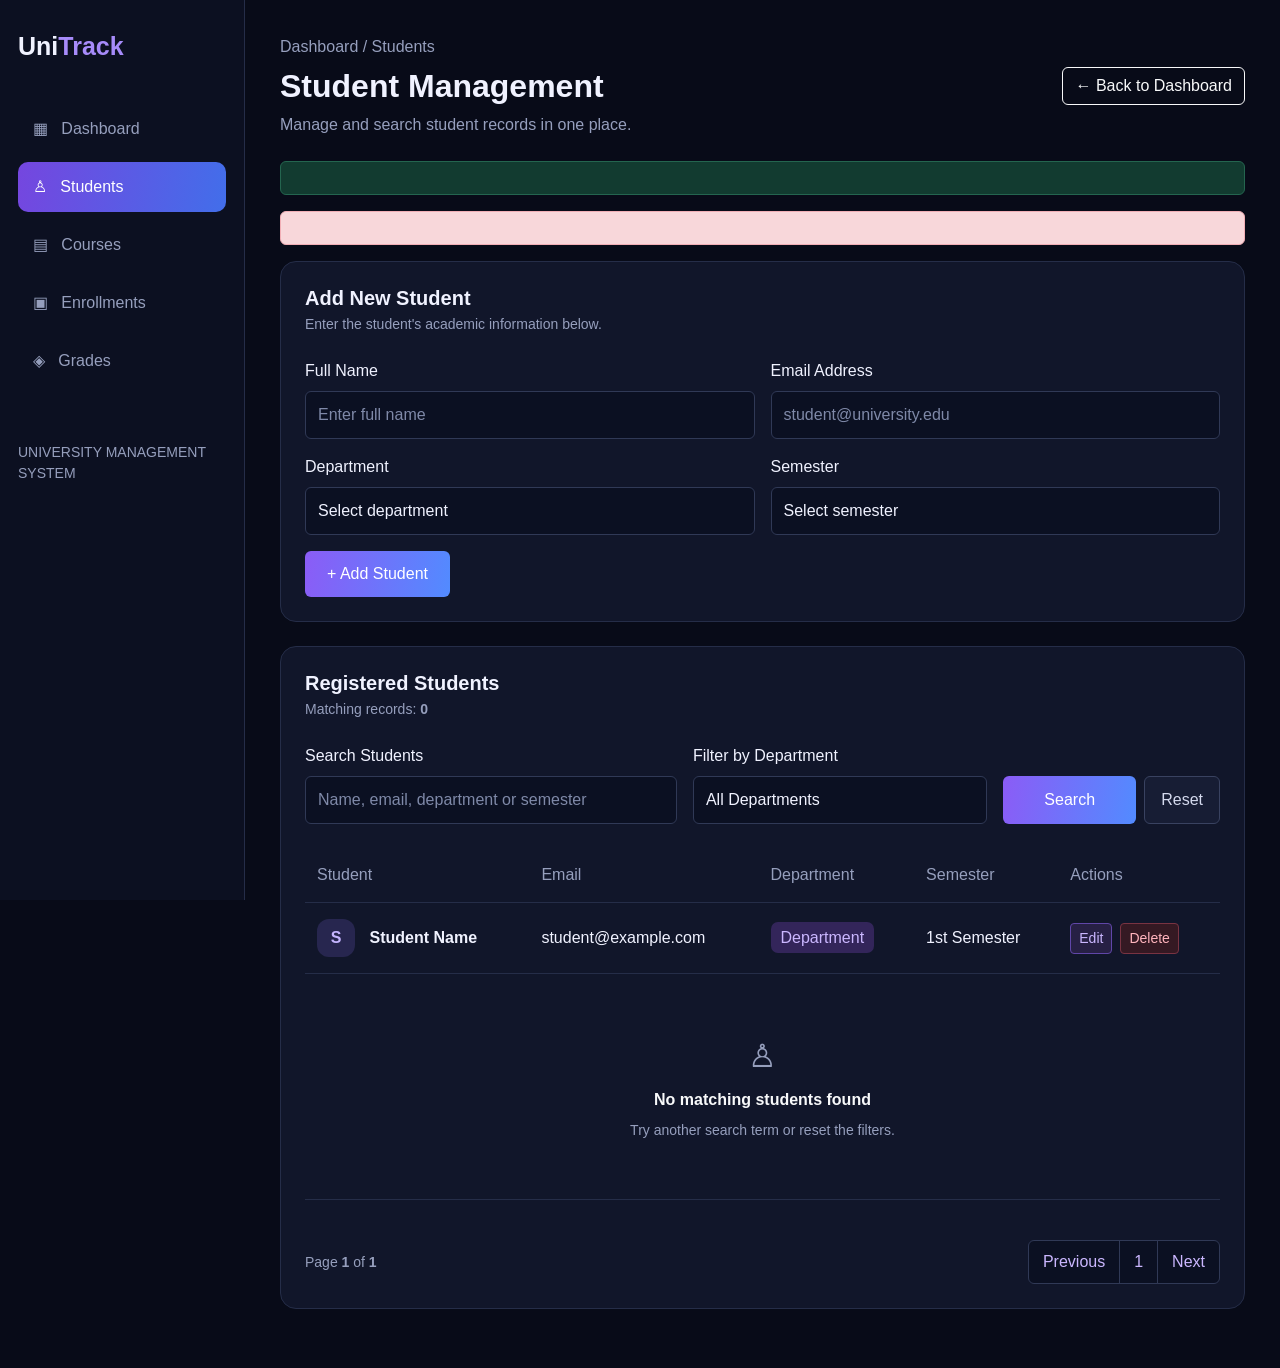
<file: students.html>
<!DOCTYPE html>
<html lang="en" xmlns:th="http://www.thymeleaf.org">
<head>
    <meta charset="UTF-8">
    <meta name="viewport" content="width=device-width, initial-scale=1.0">
    <title>Student Management | UniTrack</title>
    <link href="https://cdn.jsdelivr.net/npm/bootstrap@5.3.3/dist/css/bootstrap.min.css" rel="stylesheet">

    <style>
        :root {
            --bg: #080b18;
            --panel: #11162a;
            --border: #252d48;
            --text: #f0f2ff;
            --muted: #969fbd;
            --purple: #8b5cf6;
            --blue: #528bff;
        }

        * { box-sizing: border-box; }

        body {
            margin: 0;
            background: var(--bg);
            color: var(--text);
            font-family: Arial, sans-serif;
        }

        .sidebar {
            width: 245px;
            min-height: 100vh;
            position: fixed;
            padding: 28px 18px;
            background: #0c1021;
            border-right: 1px solid var(--border);
        }

        .brand {
            font-size: 25px;
            font-weight: 800;
            margin-bottom: 38px;
        }

        .brand span { color: #a78bfa; }

        .nav-link {
            color: var(--muted);
            padding: 13px 15px;
            border-radius: 10px;
            margin-bottom: 8px;
        }

        .nav-link:hover,
        .nav-link.active {
            color: white;
            background: linear-gradient(100deg, #7546df, #426eea);
        }

        .main {
            margin-left: 245px;
            padding: 35px;
        }

        .muted { color: var(--muted); }

        .panel {
            background: var(--panel);
            border: 1px solid var(--border);
            border-radius: 16px;
            padding: 24px;
            margin-bottom: 24px;
        }

        .form-control,
        .form-select {
            background: #0b1022;
            color: var(--text);
            border: 1px solid #303956;
            padding: 11px 12px;
        }

        .form-control:focus,
        .form-select:focus {
            background: #0b1022;
            color: white;
            border-color: var(--purple);
            box-shadow: 0 0 0 3px #8b5cf633;
        }

        .form-control::placeholder { color: #7f89a8; }

        .form-select option {
            background: #11162a;
            color: white;
        }

        .btn-primary {
            border: 0;
            background: linear-gradient(100deg, var(--purple), var(--blue));
            padding: 11px 22px;
        }

        .btn-primary:hover {
            background: linear-gradient(100deg, #7546df, #426eea);
        }

        .table {
            --bs-table-bg: transparent;
            --bs-table-color: var(--text);
        }

        .table thead th {
            color: var(--muted);
            font-weight: 500;
            border-bottom: 1px solid var(--border);
            padding: 15px 12px;
            white-space: nowrap;
        }

        .table tbody td {
            border-color: var(--border);
            padding: 16px 12px;
            vertical-align: middle;
        }

        .badge-dept {
            background: #33255a;
            color: #cbb7ff;
            padding: 7px 10px;
            border-radius: 7px;
            font-weight: 500;
            white-space: nowrap;
        }

        .student-avatar {
            width: 38px;
            height: 38px;
            display: inline-flex;
            align-items: center;
            justify-content: center;
            border-radius: 12px;
            background: #27264f;
            color: #c5b5ff;
            font-weight: 700;
            margin-right: 10px;
        }

        .alert-success {
            background: #123b30;
            color: #b6f3d9;
            border-color: #24654f;
        }

        .btn-edit {
            color: #cbb7ff;
            border: 1px solid #6046a8;
            background: #272044;
        }

        .btn-edit:hover {
            color: white;
            background: #40316e;
            border-color: #8b5cf6;
        }

        .btn-delete {
            color: #ffb4bd;
            border: 1px solid #793342;
            background: #351923;
        }

        .btn-delete:hover {
            color: white;
            background: #652333;
            border-color: #e45c75;
        }

        .btn-filter-reset {
            color: #d4d9ed;
            border: 1px solid #394260;
            background: #171d34;
            padding: 11px 16px;
        }

        .btn-filter-reset:hover {
            color: white;
            border-color: #8b5cf6;
            background: #272044;
        }

        .pagination .page-link {
            background: #0b1022;
            border-color: #303956;
            color: #cbb7ff;
            padding: 9px 14px;
        }

        .pagination .page-link:hover {
            background: #272044;
            color: white;
        }

        .pagination .page-item.active .page-link {
            background: linear-gradient(100deg, #7546df, #426eea);
            border-color: transparent;
            color: white;
        }

        .pagination .page-item.disabled .page-link {
            background: #11162a;
            color: #616b88;
            border-color: #252d48;
        }

        .empty-state {
            padding: 42px 16px;
            text-align: center;
            color: var(--muted);
        }

        @media (max-width: 800px) {
            .sidebar {
                position: relative;
                width: 100%;
                min-height: auto;
            }

            .main {
                margin-left: 0;
                padding: 20px;
            }
        }
    </style>
    <link rel="stylesheet" th:href="@{/css/unitrack-theme.css}">
</head>

<body>
<aside class="sidebar">
    <div class="brand">Uni<span>Track</span></div>

    <nav class="nav flex-column">
        <a class="nav-link" th:href="@{/}">▦ &nbsp; Dashboard</a>
        <a class="nav-link active" th:href="@{/students}">♙ &nbsp; Students</a>
        <a class="nav-link" th:href="@{/courses}">▤ &nbsp; Courses</a>
        <a class="nav-link" href="#" onclick="alert('Enrollment Management is coming next!'); return false;">▣ &nbsp; Enrollments</a>
        <a class="nav-link" href="#" onclick="alert('Grade Management is coming next!'); return false;">◈ &nbsp; Grades</a>
    </nav>

    <div class="mt-5 small muted">UNIVERSITY MANAGEMENT SYSTEM</div>
</aside>

<main class="main">

    <div class="d-flex flex-wrap justify-content-between align-items-center gap-3 mb-4">
        <div>
            <p class="muted mb-2">Dashboard / Students</p>
            <h1 class="h2 fw-bold mb-2">Student Management</h1>
            <p class="muted mb-0">Manage and search student records in one place.</p>
        </div>

        <a th:href="@{/}" class="btn btn-outline-light">← Back to Dashboard</a>
    </div>

    <div th:if="${successMessage}"
         class="alert alert-success"
         role="alert"
         th:text="${successMessage}">
    </div>

    <div th:if="${errorMessage}"
         class="alert alert-danger"
         role="alert"
         th:text="${errorMessage}">
    </div>

    <section class="panel">
        <h2 class="h5 fw-bold mb-1">Add New Student</h2>
        <p class="muted small mb-4">Enter the student's academic information below.</p>

        <form th:action="@{/students/add}" method="post">
            <div class="row g-3">

                <div class="col-md-6">
                    <label for="fullName" class="form-label">Full Name</label>
                    <input type="text"
                           class="form-control"
                           id="fullName"
                           name="fullName"
                           placeholder="Enter full name"
                           maxlength="150"
                           required>
                </div>

                <div class="col-md-6">
                    <label for="email" class="form-label">Email Address</label>
                    <input type="email"
                           class="form-control"
                           id="email"
                           name="email"
                           placeholder="student@university.edu"
                           maxlength="254"
                           required>
                </div>

                <div class="col-md-6">
                    <label for="department" class="form-label">Department</label>
                    <select class="form-select" id="department" name="department" required>
                        <option value="">Select department</option>
                        <option value="Computer Science">Computer Science</option>
                        <option value="Software Engineering">Software Engineering</option>
                        <option value="Information Technology">Information Technology</option>
                        <option value="Data Science">Data Science</option>
                        <option value="Business Administration">Business Administration</option>
                        <option value="Electrical Engineering">Electrical Engineering</option>
                    </select>
                </div>

                <div class="col-md-6">
                    <label for="semester" class="form-label">Semester</label>
                    <select class="form-select" id="semester" name="semester" required>
                        <option value="">Select semester</option>
                        <option value="1st Semester">1st Semester</option>
                        <option value="2nd Semester">2nd Semester</option>
                        <option value="3rd Semester">3rd Semester</option>
                        <option value="4th Semester">4th Semester</option>
                        <option value="5th Semester">5th Semester</option>
                        <option value="6th Semester">6th Semester</option>
                        <option value="7th Semester">7th Semester</option>
                        <option value="8th Semester">8th Semester</option>
                    </select>
                </div>

                <div class="col-12">
                    <button type="submit" class="btn btn-primary">+ Add Student</button>
                </div>

            </div>
        </form>
    </section>

    <section class="panel" id="student-results">

        <div class="d-flex flex-wrap justify-content-between align-items-center gap-3 mb-4">
            <div>
                <h2 class="h5 fw-bold mb-1">Registered Students</h2>
                <p class="muted small mb-0">
                    Matching records:
                    <strong th:text="${totalStudents}">0</strong>
                </p>
            </div>
        </div>

        <!-- Database search and department filter -->
        <form id="student-filters"
              th:action="@{/students}"
              method="get"
              class="mb-4">

            <div class="row g-3 align-items-end">

                <div class="col-lg-5 col-md-6">
                    <label for="keyword" class="form-label">Search Students</label>
                    <input type="search"
                           class="form-control"
                           id="keyword"
                           name="keyword"
                           th:value="${keyword}"
                           placeholder="Name, email, department or semester">
                </div>

                <div class="col-lg-4 col-md-6">
                    <label for="filterDepartment" class="form-label">Filter by Department</label>
                    <select class="form-select"
                            id="filterDepartment"
                            name="department">
                        <option value="">All Departments</option>
                        <option value="Computer Science"
                                th:selected="${selectedDepartment == 'Computer Science'}">
                            Computer Science
                        </option>
                        <option value="Software Engineering"
                                th:selected="${selectedDepartment == 'Software Engineering'}">
                            Software Engineering
                        </option>
                        <option value="Information Technology"
                                th:selected="${selectedDepartment == 'Information Technology'}">
                            Information Technology
                        </option>
                        <option value="Data Science"
                                th:selected="${selectedDepartment == 'Data Science'}">
                            Data Science
                        </option>
                        <option value="Business Administration"
                                th:selected="${selectedDepartment == 'Business Administration'}">
                            Business Administration
                        </option>
                        <option value="Electrical Engineering"
                                th:selected="${selectedDepartment == 'Electrical Engineering'}">
                            Electrical Engineering
                        </option>
                    </select>
                </div>

                <div class="col-lg-3 col-12 d-flex flex-wrap gap-2">
                    <button type="submit" class="btn btn-primary flex-grow-1">
                        Search
                    </button>
                    <a th:href="@{/students#student-results}" class="btn btn-filter-reset">
                        Reset
                    </a>
                </div>

            </div>
        </form>

        <div class="table-responsive">
            <table class="table align-middle">
                <thead>
                <tr>
                    <th>Student</th>
                    <th>Email</th>
                    <th>Department</th>
                    <th>Semester</th>
                    <th>Actions</th>
                </tr>
                </thead>

                <tbody>
                <tr th:each="student : ${students}">
                    <td>
                        <span class="student-avatar"
                              th:text="${#strings.isEmpty(student.fullName) ? 'S' : #strings.substring(student.fullName, 0, 1).toUpperCase()}">S</span>
                        <span class="fw-semibold"
                              th:text="${student.fullName}">Student Name</span>
                    </td>

                    <td th:text="${student.email}">student@example.com</td>

                    <td>
                        <span class="badge-dept"
                              th:text="${student.department}">Department</span>
                    </td>

                    <td th:text="${student.semester}">1st Semester</td>

                    <td>
                        <div class="d-flex gap-2">
                            <a class="btn btn-sm btn-edit"
                               th:href="@{/students/edit/{id}(id=${student.id})}">
                                Edit
                            </a>

                            <form th:action="@{/students/delete/{id}(id=${student.id})}"
                                  method="post"
                                  onsubmit="return confirm('Are you sure you want to delete this student record?');">
                                <button type="submit" class="btn btn-sm btn-delete">
                                    Delete
                                </button>
                            </form>
                        </div>
                    </td>
                </tr>

                <tr th:if="${#lists.isEmpty(students)}">
                    <td colspan="5">
                        <div class="empty-state">
                            <div class="fs-2 mb-2">♙</div>
                            <div class="fw-semibold text-light">No matching students found</div>
                            <div class="small mt-2">
                                Try another search term or reset the filters.
                            </div>
                        </div>
                    </td>
                </tr>
                </tbody>
            </table>
        </div>

        <!-- Pagination -->
        <div th:if="${totalPages > 1}"
             class="d-flex flex-wrap justify-content-between align-items-center gap-3 mt-4">

            <p class="muted small mb-0">
                Page <strong th:text="${currentPage + 1}">1</strong>
                of <strong th:text="${totalPages}">1</strong>
            </p>

            <nav aria-label="Student list pagination">
                <ul class="pagination mb-0">

                    <li class="page-item"
                        th:classappend="${currentPage == 0} ? 'disabled'">
                        <a class="page-link"
                           th:href="@{/students(page=${currentPage - 1}, keyword=${keyword}, department=${selectedDepartment})}">
                            Previous
                        </a>
                    </li>

                    <li class="page-item"
                        th:each="pageNumber : ${#numbers.sequence(0, totalPages - 1)}"
                        th:classappend="${pageNumber == currentPage} ? 'active'">
                        <a class="page-link"
                           th:text="${pageNumber + 1}"
                           th:href="@{/students(page=${pageNumber}, keyword=${keyword}, department=${selectedDepartment})}">
                            1
                        </a>
                    </li>

                    <li class="page-item"
                        th:classappend="${currentPage + 1 >= totalPages} ? 'disabled'">
                        <a class="page-link"
                           th:href="@{/students(page=${currentPage + 1}, keyword=${keyword}, department=${selectedDepartment})}">
                            Next
                        </a>
                    </li>

                </ul>
            </nav>
        </div>

    </section>
</main>

<script>
    document.addEventListener("DOMContentLoaded", function () {
        const params = new URLSearchParams(window.location.search);
        const filters = document.getElementById("student-filters");
        const searchInput = document.getElementById("keyword");

        const hasSearchParams =
            params.has("keyword") ||
            params.has("department") ||
            params.has("page");

        if (filters && hasSearchParams) {
            filters.scrollIntoView({
                behavior: "auto",
                block: "center"
            });

            if (searchInput && searchInput.value.trim() !== "") {
                searchInput.focus({ preventScroll: true });
            }
        }
    });
</script>

</body>
</html>
</file>
